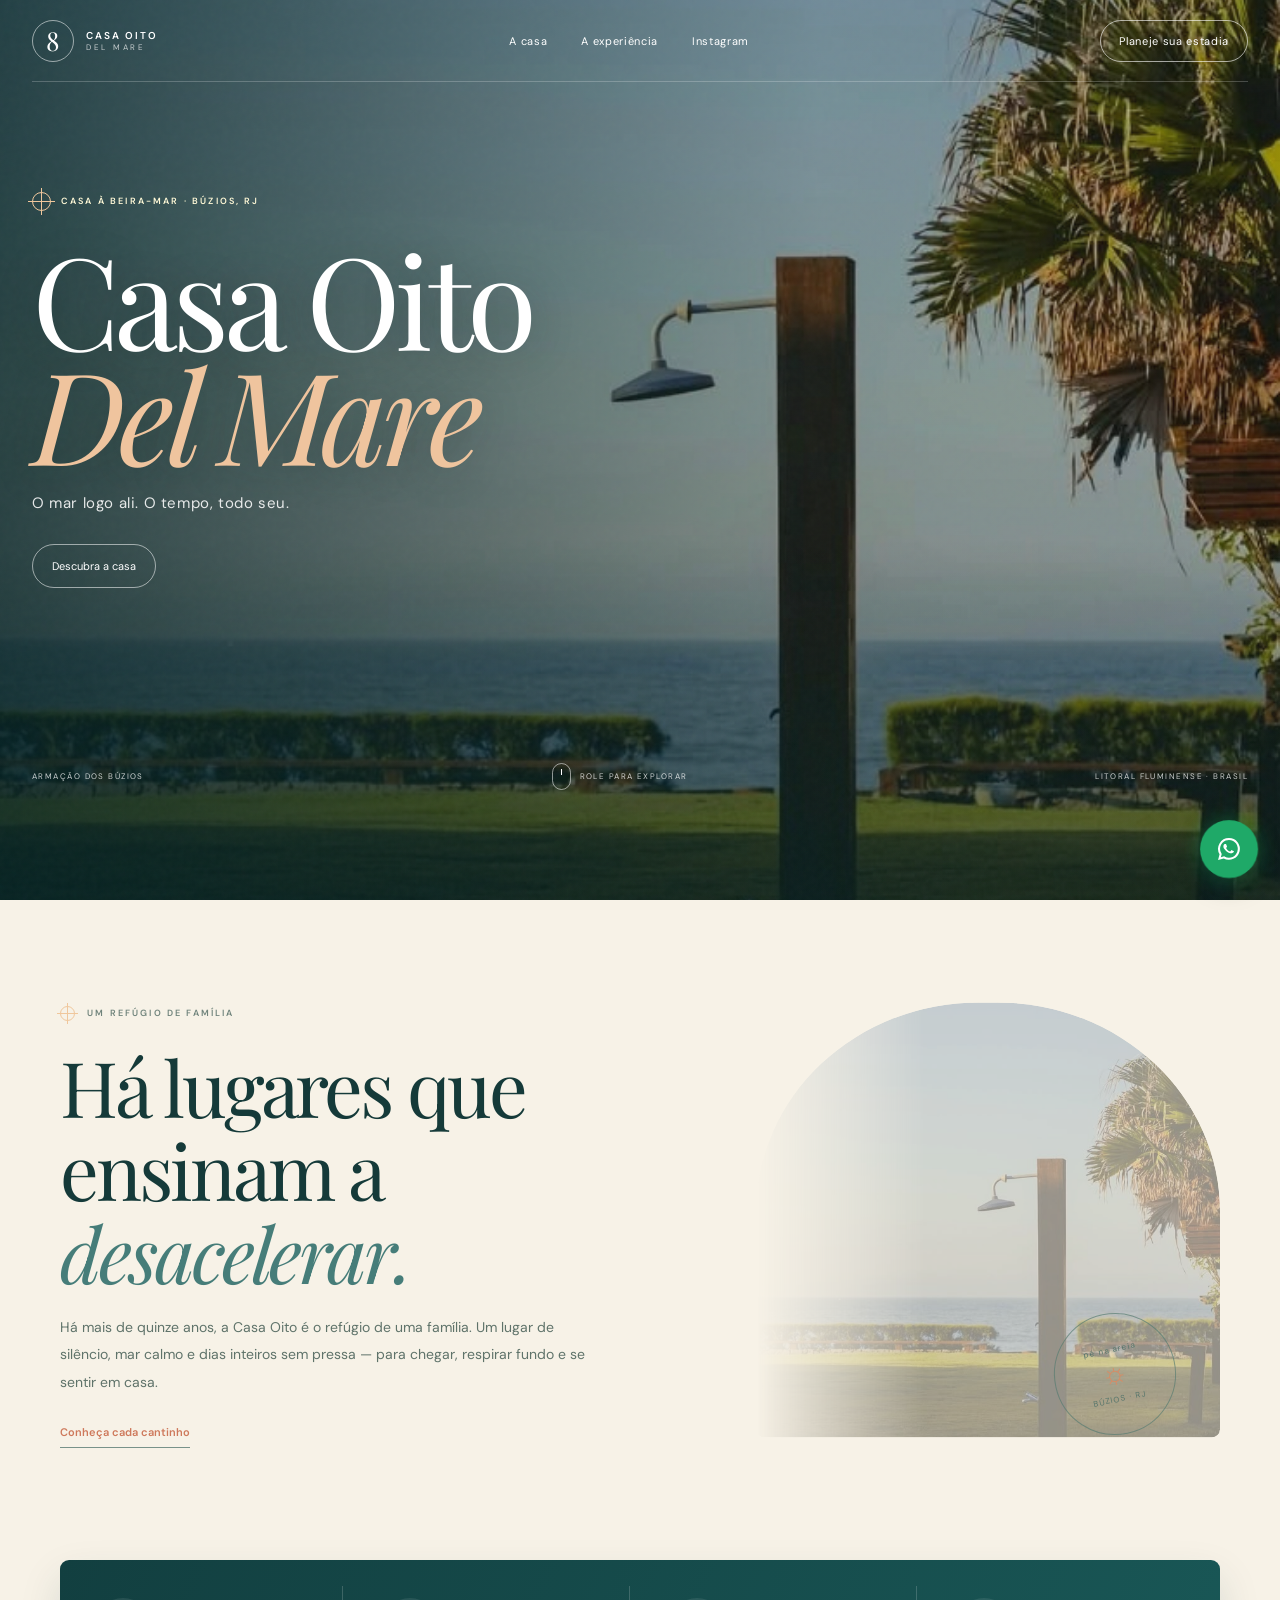
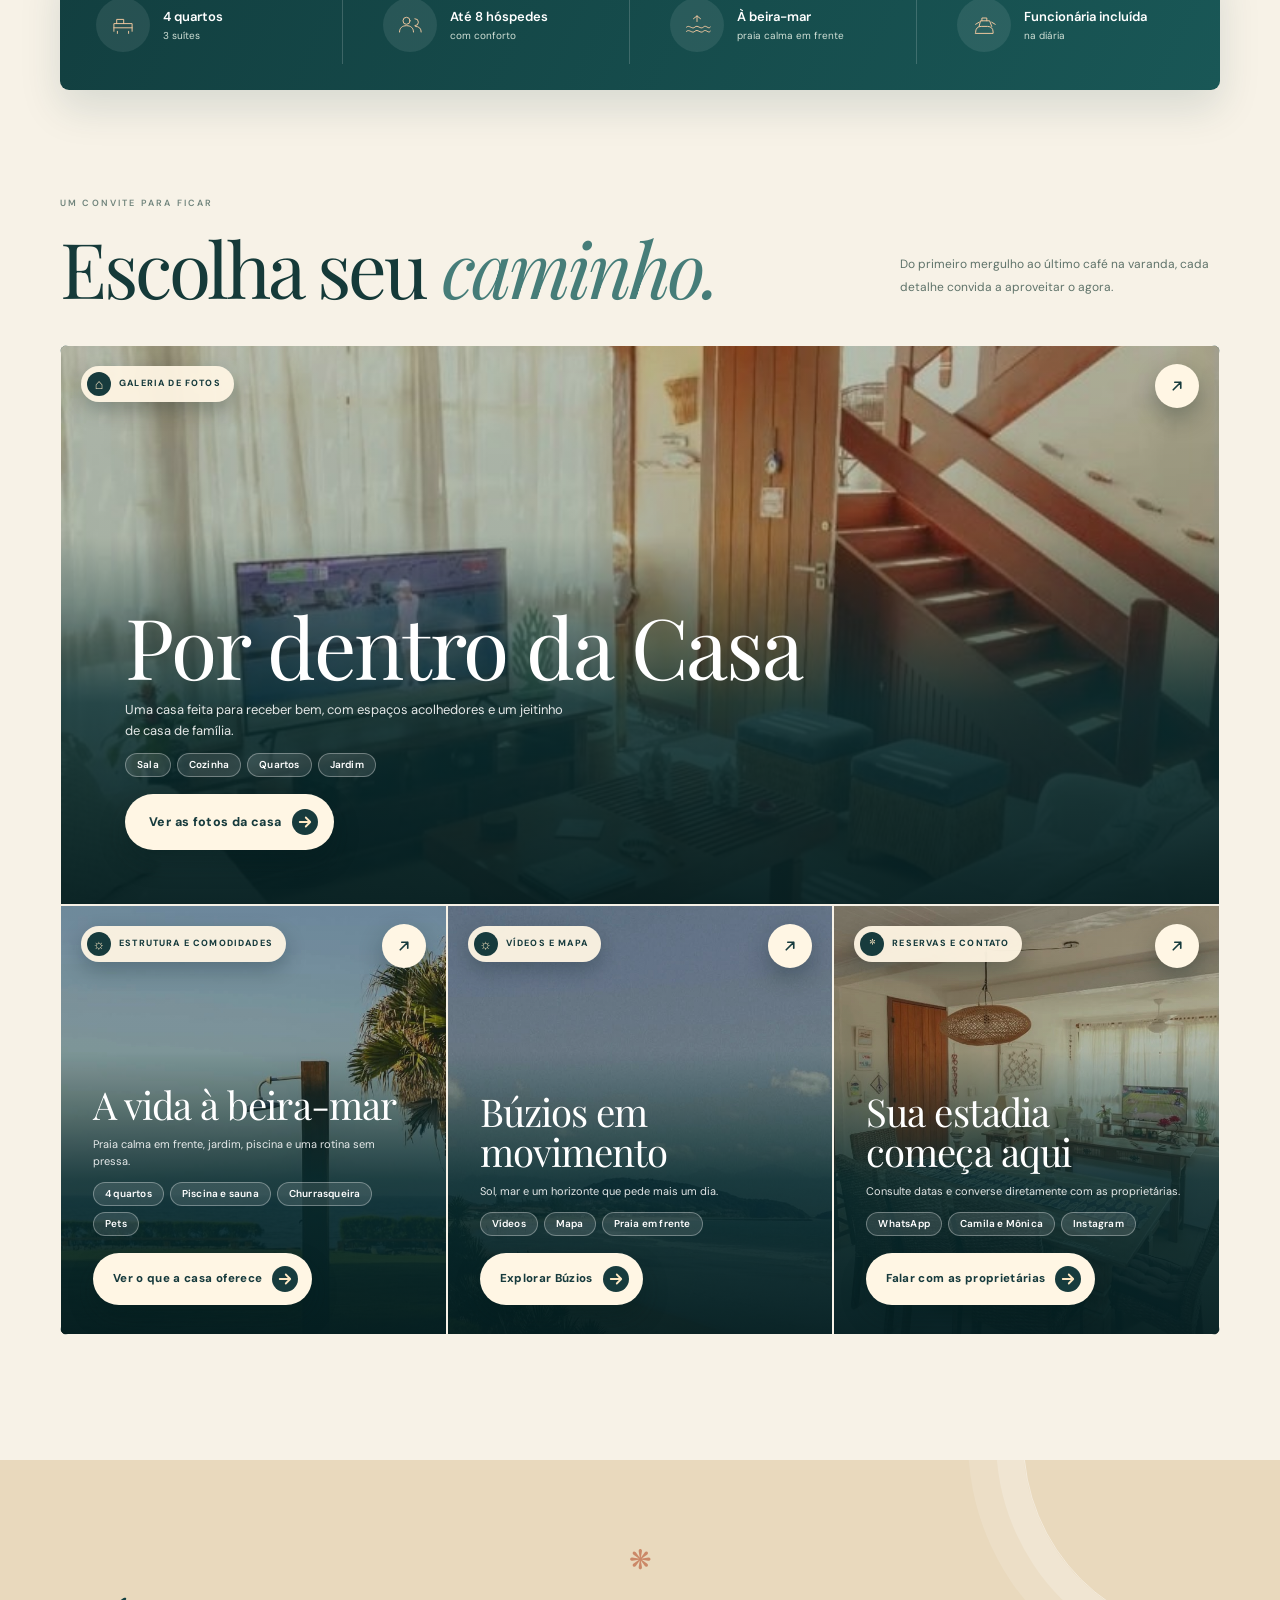
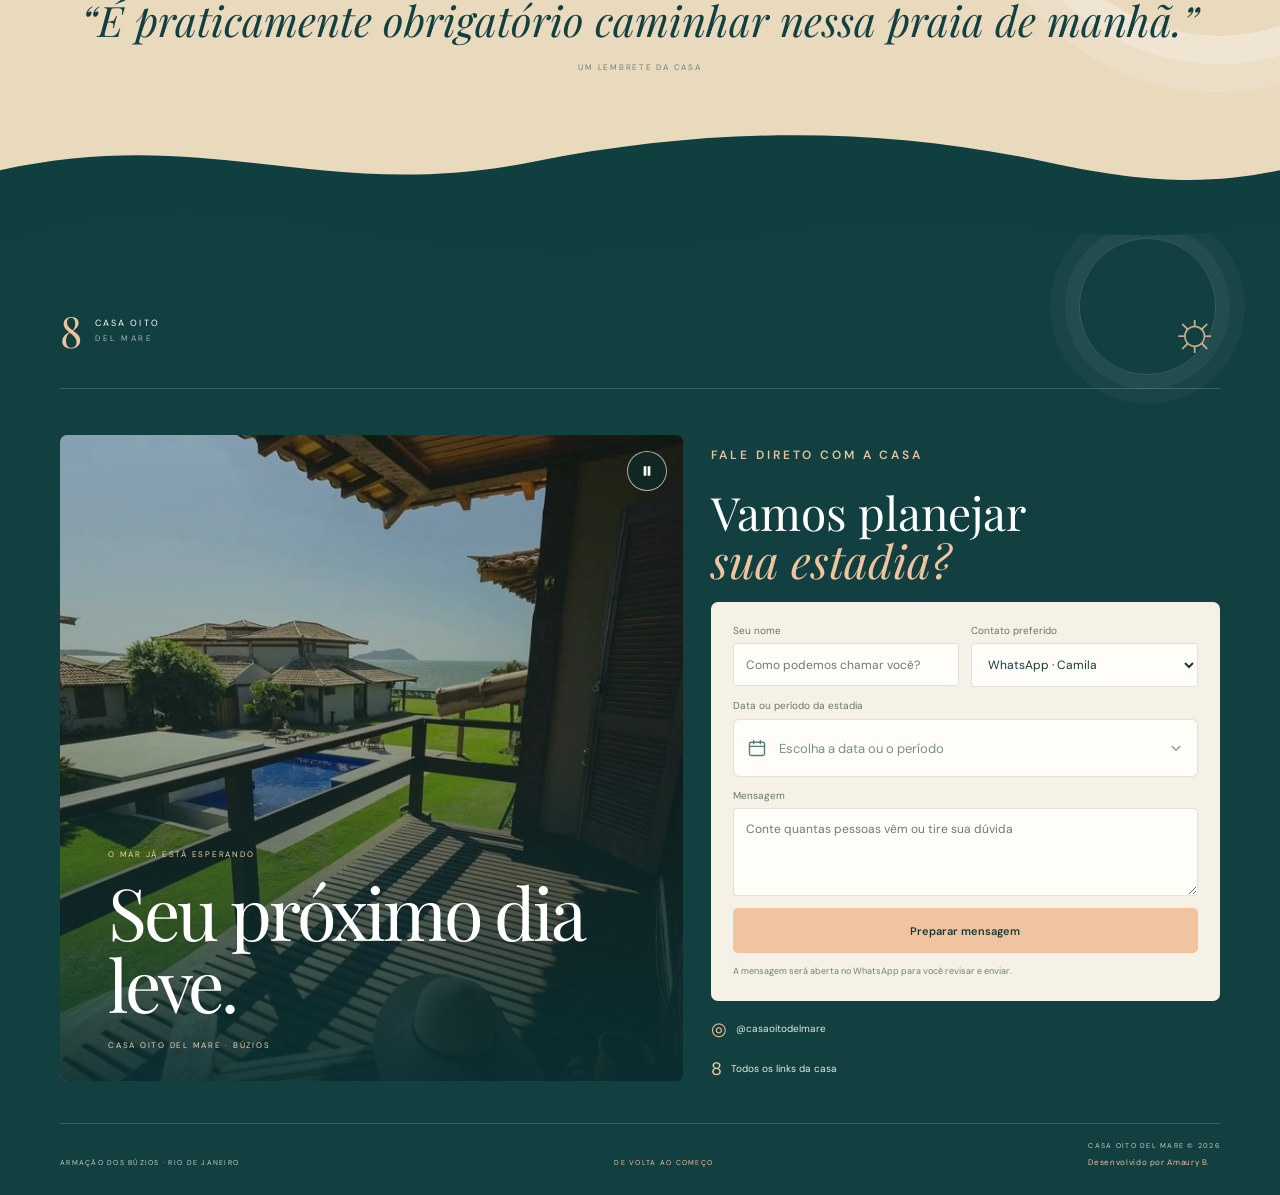
<file: index.html>
<!doctype html>
<html lang="pt-BR">
<head>
  <meta charset="UTF-8"><meta name="viewport" content="width=device-width,initial-scale=1">
  <meta name="theme-color" content="#123f40">
  <meta name="description" content="Casa Oito Del Mare: refúgio familiar à beira-mar em Armação dos Búzios. Conheça a casa e consulte disponibilidade.">
  <title>Casa Oito Del Mare · Búzios</title>
  <meta name="robots" content="index,follow">
  <meta property="og:type" content="website">
  <meta property="og:title" content="Casa Oito Del Mare · Búzios">
  <meta property="og:description" content="Uma casa à beira-mar em Armação dos Búzios. Conheça a Casa Oito Del Mare e consulte sua estadia.">
  <meta property="og:image" content="./assets/gallery/detalhe-11.jpg">
  <meta property="og:locale" content="pt_BR">
  <meta name="twitter:card" content="summary_large_image">
  <meta name="twitter:title" content="Casa Oito Del Mare · Búzios">
  <meta name="twitter:description" content="Casa Oito Del Mare · Búzios">
  <meta name="twitter:image" content="./assets/gallery/detalhe-11.jpg">
  <link rel="icon" href="./assets/gallery/detalhe-11.jpg" type="image/jpeg">
  <link rel="preconnect" href="https://fonts.googleapis.com"><link rel="preconnect" href="https://fonts.gstatic.com" crossorigin>
<link rel="preconnect" href="https://jkrexqaroxbcjvqiaggm.supabase.co" crossorigin>
  <link href="https://fonts.googleapis.com/css2?family=DM+Sans:wght@400;500;600;700&family=Playfair+Display:ital,wght@0,400;0,500;0,600;1,400;1,500&display=swap" rel="stylesheet">
  <link rel="stylesheet" href="./css/style.css?v=20261106-calendar-click-2">
<link rel="stylesheet" href="./css/calendar.css?v=20261106-allcal-2">
</head>
<body>
      <nav class="site-nav" aria-label="Navegação principal">
      <a class="brand" href="#top" aria-label="Casa Oito Del Mare, início"><span class="brand-mark">8</span><span class="brand-name">CASA OITO<small>DEL MARE</small></span></a>
      <div class="nav-links"><a href="#cards" data-home-nav="casa">A casa</a><a href="#essencia" data-home-nav="experiencia">A experiência</a><a href="https://www.instagram.com/casaoitodelmare/" target="_blank" rel="noopener">Instagram</a></div>
      <a class="nav-cta" href="#cards" data-home-nav="reserva">Planeje sua estadia</a>
    </nav>
  <header class="hero" id="top">
    <div class="hero-media is-carousel-loading" aria-hidden="true">
      <img class="hero-image is-current" src="./assets/gallery/detalhe-03.jpg" alt="" fetchpriority="high" decoding="async">
      <img class="hero-image" src="./assets/gallery/detalhe-11.jpg" alt="" decoding="async">
      <img class="hero-image" src="./assets/gallery/detalhe-13.jpg" alt="" decoding="async">
      <img class="hero-image" src="./assets/gallery/casa-05.jpg" alt="" decoding="async">
    </div>
    <div class="hero-tint"></div><div class="hero-grain"></div>

    <div class="hero-content">
      <div class="hero-eyebrow"><span class="eyebrow-sun" aria-hidden="true"></span> CASA À BEIRA-MAR · BÚZIOS, RJ</div>
      <h1>Casa Oito<br><em>Del Mare</em></h1>
      <p data-copy="hero_tagline">O mar logo ali. O tempo, todo seu.</p>
      <a class="hero-button" href="#cards">Descubra a casa </a>
    </div>
    <div class="hero-bottom"><span>ARMAÇÃO DOS BÚZIOS</span><span class="hero-scroll"><i></i> ROLE PARA EXPLORAR</span><span>LITORAL FLUMINENSE · BRASIL</span></div>
  </header>

  <main>
    <section class="intro section-wrap" id="essencia" data-slideshow>
      <div class="intro-photo" aria-hidden="true"><img class="ambient-photo is-visible" src="./assets/gallery/detalhe-11.jpg" alt=""><img class="ambient-photo" src="./assets/gallery/detalhe-13.jpg" alt=""></div>
      <div class="intro-copy reveal">
        <span class="eyebrow dark-eyebrow"><span class="eyebrow-sun mini" aria-hidden="true"></span> <span data-copy="intro_eyebrow">UM REFÚGIO DE FAMÍLIA</span></span>
        <h2>Há lugares que<br>ensinam a <em>desacelerar.</em></h2>
        <p data-copy="intro_body">Há mais de quinze anos, a Casa Oito é o refúgio de uma família. Um lugar de silêncio, mar calmo e dias inteiros sem pressa — para chegar, respirar fundo e se sentir em casa.</p>
        <a href="#cards-heading" class="text-link intro-discover-link"><span data-copy="intro_link">Conheça cada cantinho</span></a>
      </div>
      <div class="intro-stamp" aria-hidden="true"><span>pé na areia</span><b>☼</b><span>BÚZIOS · RJ</span></div>
    </section>

    <section class="highlights" aria-label="Destaques da casa">
      <div class="highlight"><span class="highlight-icon" aria-hidden="true"><svg viewBox="0 0 40 40"><path d="M7 29V18h26v11M11 18v-6h10v6M7 24h26M12 29v3m16-3v3"/></svg></span><span><b>4 quartos</b><small>3 suítes</small></span></div>
      <div class="highlight"><span class="highlight-icon" aria-hidden="true"><svg viewBox="0 0 40 40"><circle cx="15" cy="14" r="5"/><path d="M5 30c0-6 4-9 10-9s10 3 10 9M27 11a5 5 0 0 1 0 10m1 1c5 0 8 3 8 8"/></svg></span><span><b>Até 8 hóspedes</b><small>com conforto</small></span></div>
      <div class="highlight"><span class="highlight-icon" aria-hidden="true"><svg viewBox="0 0 40 40"><path d="M5 23c4-4 8 4 12 0s8 4 12 0 7 4 10 0M5 29c4-4 8 4 12 0s8 4 12 0 7 4 10 0M20 7v8m-5-4 5-4 5 4"/></svg></span><span><b>À beira-mar</b><small>praia calma em frente</small></span></div>
      <div class="highlight"><span class="highlight-icon" aria-hidden="true"><svg viewBox="0 0 40 40"><path d="M8 30c0-5 3-8 8-8h9c5 0 8 3 8 8v2H8zm5-8 2-8h13l3 8M17 14v-4h7v4m-16 5 5-3m18 0 5 3"/></svg></span><span><b>Funcionária incluída</b><small>na diária</small></span></div>
    </section>

    <section class="discover section-wrap" id="cards">
      <div class="section-heading reveal" id="cards-heading"><div><span class="eyebrow dark-eyebrow">UM CONVITE PARA FICAR</span><h2>Escolha seu <em>caminho.</em></h2></div><p>Do primeiro mergulho ao último café na varanda, cada detalhe convida a aproveitar o agora.</p></div>
      <div class="cards" id="homeCards">
        <button type="button" class="card reveal card-casa card-featured" data-page="casa" aria-label="Por dentro da Casa. Ver as fotos da casa"><img src="./assets/gallery/casa-04.jpg" alt="Sala iluminada da Casa Oito Del Mare" loading="lazy" decoding="async"><span class="card-badge"><span class="card-badge-icon" aria-hidden="true">⌂</span>Galeria de fotos</span><span class="card-open" aria-hidden="true"><svg viewBox="0 0 24 24" aria-hidden="true"><path d="M7 17L17 7M9 7h8v8"></path></svg></span><span class="card-caption"><strong>Por dentro da Casa</strong><span class="card-deck">Uma casa feita para receber bem, com espaços acolhedores e um jeitinho de casa de família.</span><span class="card-tags" aria-hidden="true"><i>Sala</i><i>Cozinha</i><i>Quartos</i><i>Jardim</i></span><span class="card-cta">Ver as fotos da casa<svg viewBox="0 0 24 24" aria-hidden="true"><path d="M5 12h14M13 6l6 6-6 6"></path></svg></span></span></button>
        <button type="button" class="card reveal card-estrutura" data-page="estrutura" aria-label="A vida à beira-mar. Ver o que a casa oferece"><img src="./assets/gallery/detalhe-03.jpg" alt="Jardim da casa diante do mar" loading="lazy" decoding="async"><span class="card-badge"><span class="card-badge-icon" aria-hidden="true">〰</span>Estrutura e comodidades</span><span class="card-open" aria-hidden="true"><svg viewBox="0 0 24 24" aria-hidden="true"><path d="M7 17L17 7M9 7h8v8"></path></svg></span><span class="card-caption"><strong>A vida à <span class="nb">beira-mar</span></strong><span class="card-deck">Praia calma em frente, jardim, piscina e uma rotina sem pressa.</span><span class="card-tags" aria-hidden="true"><i>4 quartos</i><i>Piscina e sauna</i><i>Churrasqueira</i><i>Pets</i></span><span class="card-cta">Ver o que a casa oferece<svg viewBox="0 0 24 24" aria-hidden="true"><path d="M5 12h14M13 6l6 6-6 6"></path></svg></span></span></button>
        <button type="button" class="card reveal card-buzios" data-page="buzios" aria-label="Búzios em movimento. Explorar Búzios"><img src="./assets/gallery/detalhe-13.jpg" alt="Praia e mar em Búzios" loading="lazy" decoding="async"><span class="card-badge"><span class="card-badge-icon" aria-hidden="true">☼</span>Vídeos e mapa</span><span class="card-open" aria-hidden="true"><svg viewBox="0 0 24 24" aria-hidden="true"><path d="M7 17L17 7M9 7h8v8"></path></svg></span><span class="card-caption"><strong>Búzios em movimento</strong><span class="card-deck">Sol, mar e um horizonte que pede mais um dia.</span><span class="card-tags" aria-hidden="true"><i>Vídeos</i><i>Mapa</i><i>Praia em frente</i></span><span class="card-cta">Explorar Búzios<svg viewBox="0 0 24 24" aria-hidden="true"><path d="M5 12h14M13 6l6 6-6 6"></path></svg></span></span></button>
        <button type="button" class="card reveal card-reserva card-reserve" data-page="reserva" aria-label="Sua estadia começa aqui. Falar com as proprietárias"><img src="./assets/gallery/casa-01.jpg" alt="Mesa posta na Casa Oito" loading="lazy" decoding="async"><span class="card-badge"><span class="card-badge-icon" aria-hidden="true">*</span>Reservas e contato</span><span class="card-open" aria-hidden="true"><svg viewBox="0 0 24 24" aria-hidden="true"><path d="M7 17L17 7M9 7h8v8"></path></svg></span><span class="card-caption"><strong>Sua estadia começa aqui</strong><span class="card-deck">Consulte datas e converse diretamente com as proprietárias.</span><span class="card-tags" aria-hidden="true"><i>WhatsApp</i><i>Camila e Mônica</i><i>Instagram</i></span><span class="card-cta">Falar com as proprietárias<svg viewBox="0 0 24 24" aria-hidden="true"><path d="M5 12h14M13 6l6 6-6 6"></path></svg></span></span></button>
      </div>
    </section>

    <section class="quote-band"><span class="quote-shell" aria-hidden="true">❋</span><p data-copy="quote_text">“É praticamente obrigatório caminhar nessa praia de manhã.”</p><small>UM LEMBRETE DA CASA</small><svg class="quote-wave" viewBox="0 0 1440 100" preserveAspectRatio="none" aria-hidden="true"><g class="quote-wave-run"><path d="M0,60 C240,0 360,104 600,49 C810,1 1000,5 1180,50 C1300,80 1370,77 1440,60 L1440,100 L0,100 Z"/><path transform="translate(1440 0)" d="M0,60 C240,0 360,104 600,49 C810,1 1000,5 1180,50 C1300,80 1370,77 1440,60 L1440,100 L0,100 Z"/></g></svg></section>
  </main>

  <footer class="site-footer">
    <svg class="footer-wave" viewBox="0 0 1440 120" preserveAspectRatio="none" aria-hidden="true"><path d="M0,82 C180,18 360,112 560,60 C760,10 900,18 1080,70 C1240,116 1340,92 1440,42 L1440,120 L0,120 Z"/></svg>
    <div class="footer-top"><div class="footer-brand"><span class="footer-mark">8</span><span>CASA OITO<small>DEL MARE</small></span></div><span class="footer-sun" aria-hidden="true">☼</span></div>
    <div class="footer-main">
      <div class="footer-showcase"><video id="footerVideo" poster="./assets/gallery/detalhe-11.jpg" autoplay muted loop playsinline webkit-playsinline preload="none" aria-label="Búzios em movimento"><source data-src="./assets/videos/buzios-footer-loop.mp4" data-src-mobile="./assets/videos/buzios-footer-loop-mobile.mp4" type="video/mp4">Seu navegador não conseguiu reproduzir este vídeo.</video><img id="footerVideoGif" class="footer-showcase-gif" src="[data-uri]" data-src="./assets/gif/buzios-footer-loop-mobile.webp" alt="Búzios em movimento" aria-hidden="true"><button class="footer-video-toggle" id="footerVideoToggle" type="button" aria-label="Pausar vídeo" aria-pressed="true"><svg class="icon-play" viewBox="0 0 24 24" aria-hidden="true"><path d="M7 4.8v14.4L19 12z"/></svg><svg class="icon-pause" viewBox="0 0 24 24" aria-hidden="true"><path d="M7 5h4v14H7zm6 0h4v14h-4z"/></svg></button><div class="footer-showcase-shade"></div><div class="footer-showcase-caption"><span data-copy="footer_eyebrow">O MAR JÁ ESTÁ ESPERANDO</span><h2 data-copy="footer_title">Seu próximo dia leve.</h2><small>CASA OITO DEL MARE · BÚZIOS</small></div></div>
      <div class="footer-contact"><p class="eyebrow">FALE DIRETO COM A CASA</p><h3>Vamos planejar<br><em>sua estadia?</em></h3><form class="quick-contact" id="quickContact"><label>Seu nome<input name="name" required maxlength="80" placeholder="Como podemos chamar você?"></label><label>Contato preferido<select name="contact"><option value="camila">WhatsApp · Camila</option><option value="monica">WhatsApp · Mônica</option></select></label><fieldset class="stay-dates"><legend>Data ou período da estadia</legend><div class="stay-date-fields"><button type="button" class="stay-date-bar" id="stayDateBar" aria-haspopup="dialog" aria-label="Escolher a data ou o período da estadia"><svg viewBox="0 0 24 24" aria-hidden="true"><rect x="3" y="5" width="18" height="16" rx="2"></rect><path d="M16 3v4M8 3v4M3 10h18"></path></svg><span class="stay-date-bar-body" id="stayDateBody"><span class="stay-date-placeholder">Escolha a data ou o período</span></span><svg class="stay-date-chevron" viewBox="0 0 24 24" aria-hidden="true"><path d="M7 10l5 5 5-5"></path></svg></button><input type="hidden" name="checkin" aria-label="Data de entrada"><input type="hidden" name="checkout" aria-label="Data de saída"></div></fieldset><label class="message-field">Mensagem<textarea name="message" required maxlength="800" placeholder="Conte quantas pessoas vêm ou tire sua dúvida"></textarea></label><button type="submit">Preparar mensagem</button><small>A mensagem será aberta no WhatsApp para você revisar e enviar.</small></form><a class="footer-social" href="https://www.instagram.com/casaoitodelmare/" target="_blank" rel="noopener"><span>◎</span> @casaoitodelmare</a><a class="footer-social" href="./links.html"><span>8</span> Todos os links da casa</a></div>
    </div><div class="footer-bottom"><span>ARMAÇÃO DOS BÚZIOS · RIO DE JANEIRO</span><a href="#top">DE VOLTA AO COMEÇO</a><span>CASA OITO DEL MARE © <span id="year"></span><small class="credit">Desenvolvido por Amaury B.</small></span></div>
  </footer>

  <div id="drawer" class="drawer" aria-hidden="true"><div class="drawer-top"><button id="back" aria-label="Fechar painel"><span aria-hidden="true">×</span><span>VOLTAR</span></button><a class="brand compact" href="#top"><span class="brand-mark">8</span><span class="brand-name">CASA OITO<small>DEL MARE</small></span></a><a class="drawer-contact" href="https://wa.me/5521986357913?text=Ol%C3%A1%2C%20Camila!%20Gostaria%20de%20falar%20sobre%20a%20Casa%20Oito%20Del%20Mare." target="_blank" rel="noopener">CONTATO</a></div><div id="page"></div></div>
  <div class="lightbox" id="lightbox" aria-hidden="true"><button class="lightbox-close" aria-label="Fechar">×</button><button class="lightbox-prev" aria-label="Foto anterior">Anterior</button><figure><img alt=""><figcaption></figcaption></figure><button class="lightbox-next" aria-label="Próxima foto">Próxima</button></div>
  <a class="whatsapp-float" href="https://wa.me/5521986362770?text=Ol%C3%A1%2C%20M%C3%B4nica!%20Encontrei%20a%20Casa%20Oito%20Del%20Mare%20e%20gostaria%20de%20consultar%20a%20disponibilidade%20e%20os%20valores%20para%20uma%20estadia.%20Pode%20me%20ajudar%3F" target="_blank" rel="noopener" aria-label="Fale com a Mônica pelo WhatsApp sobre alugar a Casa Oito Del Mare"><svg viewBox="0 0 32 32" aria-hidden="true"><path d="M16 3.3A12.5 12.5 0 0 0 5.2 22.1L3.5 28.5l6.5-1.7A12.5 12.5 0 1 0 16 3.3Zm0 22.6a10 10 0 0 1-5.1-1.4l-.4-.2-3.8 1 1-3.7-.3-.4A10.1 10.1 0 1 1 16 25.9Zm5.5-7.6c-.3-.2-1.8-.9-2.1-1s-.5-.2-.7.2-.8 1-1 1.2-.4.2-.7.1a8.3 8.3 0 0 1-2.5-1.5 9.2 9.2 0 0 1-1.7-2.1c-.2-.3 0-.5.1-.6l.5-.6.3-.5v-.5c-.1-.2-.7-1.7-1-2.3-.2-.5-.5-.5-.7-.5h-.6c-.2 0-.5.1-.8.4s-1 1-1 2.4 1 2.7 1.2 2.9c.1.2 2 3.1 4.8 4.3.7.3 1.3.5 1.7.6.7.2 1.4.2 1.9.1.6-.1 1.8-.7 2.1-1.4.3-.6.3-1.2.2-1.3s-.3-.2-.6-.4Z"/></svg></a>
  <script type="module" src="./js/app.js?v=20261106-5"></script>
</body>
</html>
</file>
<file: css/style.css>
:root{--sea:#123f40;--sea-deep:#082f32;--sea-light:#467d79;--foam:#e9f0e9;--sand:#f7f2e7;--sand-dark:#e9dbc2;--coral:#e58a6e;--ink:#153a39;--muted:#697b73;--serif:'Playfair Display',Georgia,serif;--sans:'DM Sans',Arial,sans-serif;--page:1160px}*{box-sizing:border-box}html{scroll-behavior:smooth;scroll-padding-top:24px}body{margin:0;background:var(--sand);color:var(--ink);font-family:var(--sans);-webkit-font-smoothing:antialiased}button,a{font:inherit}a{color:inherit}button{color:inherit}.section-wrap{width:min(calc(100% - 48px),var(--page));margin-inline:auto}.hero{min-height:760px;height:100svh;max-height:1080px;position:relative;display:flex;flex-direction:column;overflow:hidden;background:var(--sea-deep);color:#fff;isolation:isolate}.hero-media,.hero-tint,.hero-grain{position:absolute;inset:0;z-index:-3}.hero-media{overflow:hidden}.hero-image{position:absolute;inset:0;width:100%;height:100%;object-fit:cover;object-position:center 58%;opacity:0;transform:scale(1.055);transition:opacity 2s ease,transform 12s ease}.hero-image.is-current{opacity:1;transform:scale(1)}.hero-tint{z-index:-2;background:linear-gradient(90deg,rgba(4,35,37,.78),rgba(7,43,43,.22) 64%,rgba(4,37,38,.17)),linear-gradient(0deg,rgba(4,32,34,.53),transparent 40%)}.hero-grain{z-index:-1;opacity:.12;background-image:url("data:image/svg+xml,%3Csvg viewBox='0 0 180 180' xmlns='http://www.w3.org/2000/svg'%3E%3Cfilter id='n'%3E%3CfeTurbulence type='fractalNoise' baseFrequency='.8' numOctaves='4' stitchTiles='stitch'/%3E%3C/filter%3E%3Crect width='100%25' height='100%25' filter='url(%23n)' opacity='.25'/%3E%3C/svg%3E")}.site-nav{width:min(calc(100% - 64px),1320px);height:94px;margin:0 auto;display:flex;align-items:center;justify-content:space-between;border-bottom:1px solid #ffffff37;z-index:2}.brand{display:inline-flex;align-items:center;gap:12px;text-decoration:none;color:#fff}.brand-mark{width:42px;height:42px;border:1px solid #ffffff8a;border-radius:50%;display:grid;place-items:center;font:26px var(--serif);transition:transform .5s}.brand:hover .brand-mark{transform:rotate(12deg)}.brand-name{font-size:10px;font-weight:600;letter-spacing:.2em;line-height:1.3}.brand-name small{display:block;font-size:8px;font-weight:400;letter-spacing:.34em;opacity:.72}.nav-links{display:flex;align-items:center;gap:34px}.nav-links a,.nav-cta{font-size:11px;text-decoration:none;letter-spacing:.06em;transition:opacity .2s}.nav-links a:hover{opacity:.68}.nav-links a span{color:#f4c39c}.nav-cta{border:1px solid #ffffff9a;border-radius:99px;padding:13px 18px}.nav-cta:hover,.hero-button:hover{background:#ffffff1c}.hero-content{width:min(calc(100% - 64px),1320px);margin:auto;position:relative;padding:58px 0 8vh}.hero-eyebrow,.eyebrow{font-size:9px;letter-spacing:.24em;font-weight:600}.hero-eyebrow{display:flex;align-items:center;gap:10px;color:#fff9d7}.eyebrow-sun{width:19px;height:19px;display:inline-block;border:1px solid #f0c79c;border-radius:50%;position:relative;animation:slow-turn 18s linear infinite}.eyebrow-sun:before,.eyebrow-sun:after{content:'';position:absolute;background:#f0c79c}.eyebrow-sun:before{width:27px;height:1px;top:8px;left:-5px}.eyebrow-sun:after{height:27px;width:1px;left:8px;top:-5px}.hero h1{font:400 clamp(74px,10vw,142px)/.9 var(--serif);letter-spacing:-.045em;margin:30px 0 22px;text-shadow:0 4px 42px #061e1e4a}.hero h1 em,.intro h2 em,.section-heading h2 em,.inside h2 em,.footer-main h2 em{color:#efc49e;font-weight:400}.hero-content>p{font-size:15px;letter-spacing:.04em;color:#ffffffdf;margin:0 0 31px}.hero-button{display:inline-flex;align-items:center;gap:30px;padding:14px 19px;border:1px solid #ffffff8a;border-radius:99px;color:#fff;text-decoration:none;font-size:11px;transition:background .2s,transform .2s}.hero-button:hover{transform:translateY(-2px)}.hero-button span{font-size:16px}.hero-bottom{width:min(calc(100% - 64px),1320px);margin:auto auto 35px;display:flex;justify-content:space-between;align-items:center;color:#ffffffc7;font-size:8px;letter-spacing:.18em;z-index:1}.hero-scroll{display:flex;align-items:center;gap:9px}.hero-scroll i{width:19px;height:27px;border:1px solid #ffffff8a;border-radius:12px;position:relative}.hero-scroll i:after{content:'';position:absolute;left:8px;top:5px;width:1px;height:6px;background:white;animation:scroll-dot 1.6s ease-in-out infinite}.hero-wave,.quote-wave,.footer-wave{position:absolute;left:0;bottom:-1px;width:100%;height:92px;fill:var(--sand);z-index:1}.intro{min-height:520px;position:relative;display:grid;grid-template-columns:minmax(0,1fr) minmax(300px,.9fr);align-items:center;padding-block:100px 92px;isolation:isolate}.intro:before{content:'';position:absolute;inset:0 -8vw;z-index:-2;background:linear-gradient(90deg,#f7f2e7f6 8%,#f7f2e7ec 47%,#f7f2e7e4);opacity:.68}.intro-photo{position:absolute;right:0;top:50%;width:40%;height:68%;transform:translateY(-50%);border-radius:48% 48% 8px 8px;opacity:.23;mask-image:linear-gradient(90deg,transparent,#000 36%);z-index:-1;overflow:hidden}.ambient-photo{position:absolute;inset:0;width:100%;height:100%;object-fit:cover;object-position:center 58%;opacity:0;transition:opacity 1.7s ease}.ambient-photo.is-visible{opacity:1}.intro-copy{max-width:640px}.dark-eyebrow{color:#70847c}.dark-eyebrow .mini{width:15px;height:15px;vertical-align:middle;margin-right:8px}.dark-eyebrow .mini:before{width:21px;left:-4px;top:6px}.dark-eyebrow .mini:after{height:21px;top:-4px;left:6px}.intro h2,.section-heading h2{font:400 clamp(46px,6vw,78px)/1.08 var(--serif);letter-spacing:-.04em;margin:24px 0 20px}.intro h2 em,.section-heading h2 em,.inside h2 em{color:var(--sea-light)}.intro-copy>p,.section-heading>p{max-width:545px;font-size:14px;line-height:1.95;color:#5f736a}.text-link{display:inline-flex;align-items:center;gap:18px;margin-top:15px;text-decoration:none;border-bottom:1px solid #78928a;padding-bottom:8px;font-size:11px;font-weight:600}.text-link span{color:#ce795b}.intro-stamp{justify-self:end;align-self:end;margin:0 8% 13px 0;width:122px;height:122px;border:1px solid #567c71aa;border-radius:50%;display:flex;flex-direction:column;align-items:center;justify-content:center;color:#55756b;transform:rotate(-12deg);font-size:8px;letter-spacing:.14em;text-align:center}.intro-stamp b{font-size:29px;line-height:1.35;font-weight:400;color:#d88b64}.highlights{width:min(calc(100% - 48px),var(--page));margin:0 auto 115px;border-block:1px solid #163e3e1a;display:grid;grid-template-columns:repeat(4,1fr);padding:23px 0;gap:20px}.highlight{display:flex;align-items:center;gap:13px;padding-left:clamp(0px,2.7vw,35px);border-right:1px solid #163e3e15}.highlight:last-child{border:0}.highlight-icon{width:43px;height:43px;display:grid;place-items:center;border-radius:50%;background:#e9e2d3;color:#37716c}.highlight-icon svg{width:28px;height:28px;fill:none;stroke:currentColor;stroke-width:1.4;stroke-linecap:round;stroke-linejoin:round}.highlight b{font-size:11px;font-weight:600;display:block}.highlight small{display:block;color:#75837a;font-size:9px;margin-top:4px}.discover{padding-bottom:125px}.section-heading{display:flex;justify-content:space-between;align-items:end;gap:50px;margin-bottom:36px}.section-heading h2{margin:15px 0 0}.section-heading>p{max-width:320px;margin:0 0 9px;font-size:12px}.cards{display:grid;grid-template-columns:repeat(3,minmax(0,1fr));gap:19px}.card{height:414px;position:relative;display:block;overflow:hidden;border:0;border-radius:5px;background:#315956;text-align:left;color:white;cursor:pointer;padding:0;isolation:isolate;box-shadow:0 20px 50px #254d4520;transition:transform .5s cubic-bezier(.2,.65,.3,1),box-shadow .5s}.card:hover{transform:translateY(-7px);box-shadow:0 30px 60px #254d4535}.card-featured{grid-column:span 3;height:535px}.card-reserve{grid-column:span 2;height:350px}.card>img{position:absolute;inset:0;z-index:-2;width:100%;height:100%;object-fit:cover;object-position:center;transition:transform 1.1s cubic-bezier(.16,.7,.2,1),filter .5s}.card:hover>img{transform:scale(1.055);filter:saturate(1.1)}.card:before{content:'';position:absolute;inset:0;z-index:-1;background:linear-gradient(0deg,#062c30d9,#0b353422 48%,#092f3428);transition:opacity .4s}.card:hover:before{opacity:.85}.card-symbol{position:absolute;right:27px;top:25px;width:42px;height:42px;border:1px solid #ffffff9a;border-radius:50%;display:grid;place-items:center;font:25px var(--serif);color:#fff6d7;transition:transform .5s,background .3s}.card:hover .card-symbol{transform:rotate(20deg);background:#fff2}.card-caption{position:absolute;left:32px;bottom:29px;display:grid;gap:10px}.card-caption small{font-size:8px;letter-spacing:.22em;color:#ffffffe0}.card-caption strong{font:400 clamp(34px,4vw,50px)/1.04 var(--serif);letter-spacing:-.025em}.card-featured .card-caption strong{font-size:clamp(52px,7vw,84px)}.card-link{display:flex;align-items:center;gap:14px;font-size:10px;color:#ffffffdb;margin-top:8px}.card-link b{color:#ffd2ac;font-size:15px;font-weight:400}.card-arrow{position:absolute;right:29px;bottom:28px;font-size:22px;color:#fff;transition:transform .25s}.card:hover .card-arrow{transform:translate(4px,-4px)}.quote-band{position:relative;min-height:340px;background:#e9d9bd;display:flex;flex-direction:column;align-items:center;justify-content:center;text-align:center;padding:60px 22px 105px;overflow:hidden;color:var(--sea)}.quote-band:before{content:'';position:absolute;width:390px;height:390px;border:1px solid #fff7;border-radius:50%;box-shadow:0 0 0 27px #fff3,0 0 0 55px #fff2;top:-215px;right:-135px}.quote-shell{font-size:27px;color:#cb8867;animation:bob 5s ease-in-out infinite}.quote-band p{font:italic 400 clamp(26px,4vw,42px)/1.35 var(--serif);margin:15px 0 13px}.quote-band small{font-size:8px;letter-spacing:.22em;color:#708177}.quote-wave{fill:#103f40;height:77px;z-index:1}.site-footer{position:relative;background:var(--sea);color:#fff;padding:94px max(24px,calc((100% - var(--page))/2)) 28px;overflow:hidden;isolation:isolate}.site-footer:before{content:'';position:absolute;right:5%;top:38px;width:135px;height:135px;border:1px solid #ffffff25;border-radius:50%;box-shadow:0 0 0 14px #ffffff0a,0 0 0 29px #ffffff08;z-index:-1}.footer-wave{top:-1px;bottom:auto;transform:rotate(180deg);fill:#103f40;height:71px}.footer-top,.footer-main,.footer-bottom{max-width:var(--page);margin:auto}.footer-top{display:flex;align-items:center;justify-content:space-between;padding-bottom:22px;border-bottom:1px solid #ffffff2c}.footer-brand{display:flex;gap:11px;align-items:center;font-size:9px;letter-spacing:.23em}.footer-brand small{display:block;font-size:8px;letter-spacing:.32em;opacity:.62;margin-top:4px}.footer-mark{font:43px var(--serif);color:#f0c49b}.footer-sun{font-size:55px;color:#f3c99f;opacity:.8;animation:slow-turn 25s linear infinite}.footer-main{display:flex;align-items:end;justify-content:space-between;gap:35px;padding:49px 0 56px}.footer-main .eyebrow{color:#bfcec3}.footer-main h2{font:400 clamp(52px,7vw,81px)/.99 var(--serif);letter-spacing:-.045em;margin:19px 0 0}.footer-main h2 em{color:#efc49e}.footer-contact{width:min(310px,100%)}.footer-contact>p{font-size:12px;color:#d3e0d7;margin-bottom:16px}.footer-cta{display:flex;justify-content:space-between;align-items:center;padding:17px 18px;background:#f1c49a;color:#173f3f;text-decoration:none;border-radius:4px;font-weight:600;font-size:11px;transition:transform .2s,background .2s}.footer-cta:hover{transform:translateY(-3px);background:#ffdbb5}.footer-cta span{font-size:16px}.footer-social{display:inline-flex;align-items:center;gap:9px;margin-top:18px;text-decoration:none;font-size:10px;color:#e1ebe3}.footer-social span{font-size:18px;color:#f0c49b}.footer-bottom{border-top:1px solid #ffffff2c;padding-top:17px;display:flex;justify-content:space-between;gap:18px;font-size:7px;letter-spacing:.18em;color:#c0d0c6}.footer-bottom a{text-decoration:none;color:#f0c49b}.footer-bottom a:hover{color:white}.drawer{position:fixed;z-index:20;inset:0;background:var(--sand);overflow:auto;transform:translateY(102%);visibility:hidden;transition:transform .65s cubic-bezier(.2,.75,.22,1),visibility .65s}.drawer.open{transform:translateY(0);visibility:visible}.drawer-top{position:sticky;z-index:5;top:0;height:74px;padding:0 max(20px,calc((100vw - var(--page))/2));display:grid;grid-template-columns:1fr auto 1fr;align-items:center;background:#f7f2e7eF;backdrop-filter:blur(14px);border-bottom:1px solid #163e3e14}.drawer-top .brand{color:var(--sea)}.drawer-top .brand-mark{border-color:#123f4055}.drawer-top .brand-name{font-size:8px}.drawer-top .brand-name small{font-size:7px}.drawer-top button{justify-self:start;border:0;background:none;display:inline-flex;align-items:center;gap:8px;cursor:pointer;font-size:9px;letter-spacing:.16em;color:#5f746d}.drawer-top button span:first-child{font-size:20px}.drawer-contact{justify-self:end;color:var(--sea);font-size:9px;letter-spacing:.16em;text-decoration:none}.inside{width:min(calc(100% - 48px),var(--page));margin:auto;padding:76px 0 100px}.inside>.eyebrow{color:#71857c}.inside h2{font:400 clamp(46px,7vw,84px)/1.04 var(--serif);letter-spacing:-.04em;margin:20px 0}.inside>p{max-width:720px;color:#61756d;font-size:14px;line-height:1.9}.gallery-intro{display:flex;justify-content:space-between;align-items:end;gap:30px}.gallery-intro p{max-width:400px}.gallery{display:grid;grid-template-columns:repeat(3,minmax(0,1fr));grid-auto-rows:225px;gap:12px;margin-top:34px}.gallery figure{position:relative;margin:0;overflow:hidden;background:#d8e2d7;cursor:zoom-in;border-radius:4px}.gallery figure:nth-child(6n+1),.gallery figure:nth-child(6n+5){grid-row:span 2}.gallery figure button{display:block;width:100%;height:100%;padding:0;border:0;background:none;cursor:zoom-in}.gallery figure img{display:block;width:100%;height:100%;object-fit:cover;transition:transform .7s cubic-bezier(.2,.7,.2,1),filter .4s}.gallery figure:hover img{transform:scale(1.06);filter:saturate(1.08)}.gallery figcaption{position:absolute;left:0;right:0;bottom:0;padding:32px 15px 12px;color:white;font-size:10px;background:linear-gradient(transparent,#092f31b8);opacity:0;transform:translateY(7px);transition:.3s;pointer-events:none}.gallery figcaption strong{display:block;font-weight:500}.gallery figcaption small{display:block;margin-top:4px;font-size:9px;color:#ffffffdb;line-height:1.4}.gallery figure:hover figcaption,.gallery figure:focus-within figcaption{opacity:1;transform:translateY(0)}.feature-layout{display:grid;grid-template-columns:1fr;gap:28px;align-items:start;margin-top:45px}.feature-aside{display:flex;align-items:center;justify-content:space-between;gap:25px}.feature-aside p{font:italic 25px/1.5 var(--serif);color:#57756d;max-width:740px}.feature-aside .mini{display:block;width:76px;height:76px;border:1px solid #c48a67;border-radius:50%;display:grid;place-items:center;font-size:31px;color:#ca8868;margin-top:32px}.feature-list{display:grid;grid-template-columns:repeat(3,minmax(0,1fr));gap:1px;background:#d8ddd1;border:1px solid #d8ddd1}.feature{padding:24px;background:#f8f4ea;min-height:137px}.feature-icon{font-size:19px;color:#bf7d5e}.feature h3{font:500 22px var(--serif);margin:13px 0 7px}.feature p{margin:0;color:#708077;font-size:10px;line-height:1.7}.info-carousel{position:relative;isolation:isolate;overflow:hidden;margin:55px 0 0;padding:53px clamp(24px,7vw,85px);min-height:235px;display:flex;align-items:center;background:#123f40;color:white}.info-carousel:before,.info-carousel:after{content:'';position:absolute;inset:0;z-index:-1}.info-carousel:after{background:linear-gradient(90deg,#103d3ee9,#103d3ebd)}.slideshow-layer{position:absolute;inset:0;z-index:-2;overflow:hidden}.slideshow-layer .ambient-photo{opacity:0}.slideshow-layer .ambient-photo.is-visible{opacity:.25}.info-carousel-copy{position:relative;z-index:1}.info-carousel blockquote{margin:0;max-width:720px;font:italic 28px/1.45 var(--serif)}.info-carousel small{display:block;margin-top:20px;font:600 8px var(--sans);letter-spacing:.2em;color:#e9c399}.buzios-media{display:grid;grid-template-columns:1.1fr .9fr;gap:13px;margin-top:35px}.buzios-media video{width:100%;height:100%;min-height:240px;max-height:470px;object-fit:cover;background:#123f40;border-radius:4px}.buzios-media video:first-child{grid-row:span 2}.buzios-note{display:flex;gap:18px;align-items:start;margin-top:22px;color:#647970;font-size:11px;line-height:1.8}.buzios-note span{font-size:24px;color:#c48362}.contact-panel{margin-top:32px;display:grid;grid-template-columns:repeat(3,1fr);gap:12px}.contact-card{background:#eee5d4;padding:22px;border-radius:4px;text-decoration:none;transition:transform .25s,background .25s}.contact-card:hover{transform:translateY(-4px);background:#e6d7bd}.contact-card span{display:block;font-size:21px;color:#c48262}.contact-card small{display:block;color:#7c887f;font-size:8px;letter-spacing:.14em;margin-top:15px}.contact-card strong{display:block;font-size:12px;margin-top:5px}.privacy-note{margin-top:28px;padding:17px 20px;border-left:2px solid #d68a68;background:#eee9dc;color:#718077;font-size:10px;line-height:1.7}.lightbox{position:fixed;z-index:50;inset:0;background:#061f20f5;display:flex;align-items:center;justify-content:center;padding:65px 70px;opacity:0;visibility:hidden;transition:opacity .28s,visibility .28s}.lightbox.open{opacity:1;visibility:visible}.lightbox figure{margin:0;height:100%;max-width:min(1100px,84vw);display:flex;flex-direction:column;align-items:center;justify-content:center;gap:13px;overflow:hidden}.lightbox figure img{display:block;max-width:100%;max-height:calc(100% - 35px);object-fit:contain;border-radius:3px;cursor:zoom-in;transition:transform .25s}.lightbox figure img.zoomed{transform:scale(1.55);cursor:zoom-out}.lightbox figcaption{font-size:10px;color:#ffffffc9}.lightbox button{position:absolute;border:0;color:white;background:#ffffff1a;cursor:pointer}.lightbox-close{top:18px;right:22px;width:42px;height:42px;border-radius:50%;font-size:27px}.lightbox-prev,.lightbox-next{top:50%;transform:translateY(-50%);width:44px;height:54px;font:36px var(--serif)}.lightbox-prev{left:16px}.lightbox-next{right:16px}reveal{opacity:0;transform:translateY(23px);transition:opacity .8s ease,transform .8s cubic-bezier(.2,.7,.2,1)}.reveal.visible{opacity:1;transform:none}.reveal:nth-child(2){transition-delay:.1s}.reveal:nth-child(3){transition-delay:.2s}.reveal:nth-child(4){transition-delay:.3s}@keyframes slow-turn{to{transform:rotate(360deg)}}@keyframes scroll-dot{0%,100%{transform:translateY(0);opacity:1}70%{transform:translateY(9px);opacity:.1}}@keyframes bob{0%,100%{transform:translateY(0) rotate(-7deg)}50%{transform:translateY(-7px) rotate(7deg)}}@media(max-width:800px){.hero{min-height:700px}.site-nav{width:calc(100% - 38px);height:76px}.nav-links{gap:17px}.nav-links a{font-size:10px}.nav-cta{display:none}.hero-content,.hero-bottom{width:calc(100% - 48px)}.hero h1{font-size:clamp(70px,14vw,112px)}.intro{min-height:475px;padding-block:85px 68px}.intro-stamp{margin-right:4%}.highlights{grid-template-columns:repeat(2,1fr);margin-bottom:88px}.highlight:nth-child(2){border:0}.highlight{padding:12px 10px}.cards{grid-template-columns:repeat(2,minmax(0,1fr));gap:12px}.card,.card-featured{height:350px}.card-featured{grid-column:span 2;height:455px}.card-reserve{grid-column:span 2;height:300px}.feature-list{grid-template-columns:repeat(2,minmax(0,1fr))}.feature-list .feature:last-child:nth-child(odd){grid-column:span 2}.feature-layout{grid-template-columns:1fr;gap:22px}.feature-aside{position:relative;top:auto}.feature-aside .mini{display:none}.gallery{grid-auto-rows:180px}.buzios-media{grid-template-columns:1fr 1fr}.buzios-media video:first-child{grid-row:span 1}.buzios-media video{min-height:210px}.footer-main{padding-block:40px}.site-footer{padding-top:82px}}@media(max-width:560px){.section-wrap{width:calc(100% - 36px)}.hero{height:94svh;min-height:680px;max-height:850px}.hero-image{object-position:58% center}.site-nav{height:69px;width:calc(100% - 32px)}.brand{gap:8px}.brand-mark{width:36px;height:36px;font-size:22px}.brand-name{font-size:9px}.nav-links{gap:0}.nav-links a{display:none}.nav-links a:first-child{display:block;font-size:9px;border:1px solid #ffffff77;border-radius:30px;padding:10px 13px}.hero-content,.hero-bottom{width:calc(100% - 38px)}.hero-content{padding:35px 0 10vh}.hero h1{font-size:clamp(66px,16vw,92px);margin:25px 0 19px}.hero-content>p{font-size:13px;max-width:260px;line-height:1.7}.hero-bottom{font-size:7px;letter-spacing:.11em;margin-bottom:38px}.hero-bottom>span:last-child{display:none}.intro{display:block;min-height:460px;padding-block:79px 72px}.intro:before{inset:0 -18px;opacity:.47}.intro-photo{width:60%;height:48%;top:auto;bottom:11px;right:0;transform:none;opacity:.14}.intro h2,.section-heading h2{font-size:clamp(43px,11vw,59px)}.intro-copy>p{font-size:13px;line-height:1.85}.intro-stamp{position:absolute;right:8px;bottom:36px;width:76px;height:76px;font-size:6px}.intro-stamp b{font-size:19px}.highlights{width:calc(100% - 36px);gap:6px;margin-bottom:75px;padding-block:14px}.highlight{gap:8px;padding:10px 3px}.highlight-icon{width:34px;height:34px}.highlight-icon svg{width:23px;height:23px}.highlight b{font-size:9px}.highlight small{font-size:8px}.discover{padding-bottom:80px}.section-heading{display:block;margin-bottom:25px}.section-heading h2{margin-top:14px}.section-heading>p{margin-top:15px;font-size:11px}.cards{grid-template-columns:1fr;gap:11px}.card,.card-featured{grid-column:auto;height:365px}.card-featured{height:445px}.card-caption{left:21px;bottom:23px}.card-caption strong{font-size:40px}.card-featured .card-caption strong{font-size:55px}.card-symbol{width:37px;height:37px;top:18px;right:18px}.card-arrow{right:20px;bottom:21px}.quote-band{min-height:290px;padding-bottom:91px}.quote-band p{font-size:26px}.site-footer{padding:73px 20px 24px}.site-footer:before{width:88px;height:88px;top:52px;right:-26px}.footer-main{display:block;padding:35px 0 38px}.footer-main h2{font-size:58px}.footer-contact{margin-top:27px;width:100%}.footer-bottom{display:grid;grid-template-columns:1fr auto;line-height:1.8;font-size:6px}.footer-bottom span:last-child{grid-column:1/-1}.drawer-top{height:64px;padding:0 15px;grid-template-columns:1fr auto 1fr}.drawer-top .brand-name{display:none}.drawer-top .brand-mark{width:34px;height:34px;font-size:22px}.drawer-top button{font-size:8px}.drawer-contact{font-size:8px}.inside{width:calc(100% - 36px);padding:57px 0 74px}.inside h2{font-size:clamp(42px,11vw,59px)}.inside>p{font-size:12px;line-height:1.85}.gallery-intro{display:block}.gallery{grid-template-columns:repeat(2,minmax(0,1fr));grid-auto-rows:145px;gap:7px;margin-top:25px}.gallery figure:nth-child(6n+1),.gallery figure:nth-child(6n+5){grid-row:span 2}.gallery figcaption{opacity:1;transform:none;font-size:8px;padding:24px 8px 7px}.gallery figcaption small{display:none}.feature-layout{margin-top:27px}.feature-aside p{font-size:21px}.feature-list{grid-template-columns:repeat(2,minmax(0,1fr))}.feature-list .feature:last-child:nth-child(odd){grid-column:span 2}.feature{padding:16px;min-height:139px}.feature h3{font-size:18px}.feature p{font-size:9px}.info-carousel{margin-top:31px;padding:35px 24px;min-height:195px}.info-carousel blockquote{font-size:22px}.buzios-media{grid-template-columns:1fr}.buzios-media video,.buzios-media video:first-child{grid-row:auto;height:auto;min-height:unset;aspect-ratio:16/9}.contact-panel{grid-template-columns:1fr}.contact-card{padding:17px;display:grid;grid-template-columns:36px 1fr;align-items:center;column-gap:12px}.contact-card span{grid-row:span 2}.contact-card small{margin-top:0}.contact-card strong{margin-top:4px}.lightbox{padding:58px 38px}.lightbox figure{max-width:100%;width:100%;height:auto;max-height:80vh}.lightbox figure img{max-height:73vh}.lightbox-prev{left:3px}.lightbox-next{right:3px}}@media(prefers-reduced-motion:reduce){*,*::before,*::after{scroll-behavior:auto!important;animation-duration:.01ms!important;animation-iteration-count:1!important;transition-duration:.01ms!important}.reveal{opacity:1;transform:none}}

.card-deck{max-width:380px;color:#ffffffe0;font-size:11px;line-height:1.6;margin-top:2px}.card-featured .card-deck{max-width:450px;font-size:13px}@media(max-width:560px){.card-deck{font-size:10px;max-width:300px}}

body.drawer-open,body.lightbox-open{overflow:hidden}

/* Atualizações de navegação, ondas, vídeos e contato */
html{scroll-padding-top:88px}.site-nav{position:fixed;top:0;left:0;right:0;width:min(calc(100% - 64px),1320px);height:82px;padding-inline:0;margin:auto;z-index:30;transition:height .3s,background .3s,box-shadow .3s,border .3s}.site-nav.scrolled{height:68px;width:100%;padding-inline:max(22px,calc((100% - 1320px)/2));background:#f7f2e7ed;color:var(--sea);border-bottom:1px solid #123f401c;box-shadow:0 5px 22px #173c3d10;backdrop-filter:blur(14px)}.site-nav.scrolled .brand{color:var(--sea)}.site-nav.scrolled .brand-mark{border-color:#123f4055}.site-nav.scrolled .nav-links a,.site-nav.scrolled .nav-cta{color:var(--sea)}.site-nav.scrolled .nav-cta{border-color:#123f4066}.site-nav .nav-links a span{display:none}.hero{padding-top:82px}.hero-wave{overflow:visible}.wave-run{animation:wave-drift 20s linear infinite}.hero-wave{width:100%;overflow:hidden}@keyframes wave-drift{to{transform:translateX(-100%)}}.buzios-media{grid-template-columns:repeat(2,minmax(0,1fr));align-items:start}.video-card{margin:0;min-width:0;background:#fff;border:1px solid #123f4013;border-radius:7px;overflow:hidden;box-shadow:0 12px 34px #123f4012}.video-card video,.video-card iframe{display:block;width:100%;height:auto;aspect-ratio:16/9;object-fit:contain;background:#102f30}.video-card figcaption{display:grid;gap:5px;padding:13px 15px 16px}.video-card figcaption strong{font:500 19px var(--serif);color:var(--sea)}.video-card figcaption small{font-size:10px;line-height:1.5;color:#6f7f77}.quick-contact{max-width:var(--page);margin:0 auto 32px;padding:26px;background:#ffffff0c;border:1px solid #ffffff20;border-radius:10px}.quick-contact .eyebrow{color:#e2c49f}.quick-contact h3{font:400 35px var(--serif);margin:8px 0 20px}.quick-contact h3 em{color:#efc49e}.quick-contact-fields{display:grid;grid-template-columns:repeat(3,minmax(0,1fr));gap:12px}.quick-contact label{display:grid;gap:6px;font-size:10px;color:#d4e0d8}.quick-contact input,.quick-contact textarea,.quick-contact select{width:100%;font:inherit;padding:12px 13px;border:1px solid #ffffff32;border-radius:5px;background:#ffffff0e;color:#fff;outline-color:#efc49e}.quick-contact select option{color:#173b3d}.quick-contact textarea{min-height:76px;resize:vertical}.quick-contact .message-field{grid-column:span 2}.quick-contact>button{margin-top:14px;border:0;border-radius:5px;background:#efc49e;color:#173b3d;padding:13px 18px;font:600 11px var(--sans);cursor:pointer}.quick-contact>small{margin-left:12px;color:#c6d5cd;font-size:9px}.credit{display:block;margin-top:7px;font-size:8px;letter-spacing:.08em;color:#aebfb6}.brand-rain{position:fixed;inset:0;overflow:hidden;pointer-events:none;z-index:1;opacity:.16}.brand-rain span{position:absolute;top:-10vh;color:#9ac7d2;border:1px solid currentColor;border-radius:50%;width:30px;height:30px;display:grid;place-items:center;font:18px var(--serif);animation:logo-fall 24s linear infinite}@keyframes logo-fall{from{transform:translateY(-12vh) rotate(-18deg)}to{transform:translateY(115vh) rotate(30deg)}}.hero,.site-footer,.drawer,.lightbox{z-index:2}.site-nav{z-index:30}.site-footer{z-index:2}.highlight,.discover,.intro,.quote-band{position:relative;z-index:2}.footer-main .footer-cta span{display:none}
@media(max-width:800px){.site-nav{height:72px;width:calc(100% - 38px)}.site-nav.scrolled{width:100%;padding-inline:19px}.hero{padding-top:72px}.quick-contact-fields{grid-template-columns:repeat(2,minmax(0,1fr))}}
@media(max-width:560px){html{scroll-padding-top:70px}.site-nav{height:66px;width:calc(100% - 32px)}.site-nav.scrolled{height:60px;padding-inline:16px}.hero{padding-top:66px}.buzios-media{grid-template-columns:1fr}.quick-contact{padding:18px}.quick-contact h3{font-size:29px}.quick-contact-fields{grid-template-columns:1fr}.quick-contact .message-field{grid-column:auto}.quick-contact>small{display:block;margin:10px 0 0}.lightbox-prev,.lightbox-next{top:auto;bottom:20px;transform:none;width:auto;height:auto;padding:10px 12px;border-radius:22px;font:600 10px var(--sans)}.lightbox-prev{left:12px}.lightbox-next{right:12px}lightbox figure{margin-bottom:50px}}
@media(prefers-reduced-motion:reduce){.wave-run,.brand-rain span{animation:none}}

.site-nav:not(.scrolled),.site-nav:not(.scrolled) a{color:#fff}.lightbox-prev,.lightbox-next{width:auto;height:auto;padding:11px 15px;border-radius:24px;font:600 10px var(--sans);letter-spacing:.05em}

/* Refinamento: destaque, sequência editorial e conteúdo integral de vídeo */
.highlights{margin-top:20px;margin-bottom:100px;padding:26px 16px;background:linear-gradient(115deg,#123f40,#195756);border:0;border-radius:9px;box-shadow:0 18px 42px #123f4022}.highlight{min-height:78px;padding:12px 20px;border-right:1px solid #ffffff2d}.highlight:last-child{border:0}.highlight-icon{width:54px;height:54px;flex:0 0 54px;background:#ffffff16;color:#f1c89f}.highlight b{color:#fff;font-size:13px}.highlight small{color:#d1e0d6;font-size:10px}.cards{grid-template-columns:repeat(3,minmax(0,1fr));gap:0;overflow:hidden;border-radius:8px}.card{height:354px;border-radius:0;border:1px solid #f7f2e7;background:#183f40;box-shadow:none}.card:hover{transform:none;box-shadow:none}.card-featured{grid-column:1/-1;height:540px}.card-reserve{grid-column:auto;height:354px}.card-featured .card-caption{left:clamp(26px,5vw,66px);bottom:clamp(25px,5vw,54px)}.card:not(.card-featured) .card-caption strong{font-size:clamp(30px,3vw,42px)}.card-caption{right:18px}.card-deck{max-width:34em}.card-symbol{border-color:#ffffffa0}.buzios-media{grid-template-columns:minmax(0,1fr);gap:25px}.video-card{width:100%;display:grid;justify-items:center;overflow:visible;background:transparent;border:0;border-radius:0;box-shadow:none}.video-card video{display:block;width:100%;height:auto;max-width:100%;max-height:calc(100svh - 110px);aspect-ratio:auto;object-fit:contain;background:transparent;border-radius:5px}.video-card iframe{display:block;width:min(100%,1024px);aspect-ratio:16/9;height:auto;background:#102f30;border:0;border-radius:5px}.video-card figcaption{width:min(100%,1024px);padding:12px 0 0;background:transparent}.wave-run{transform-box:view-box;animation:wave-drift 17s linear infinite,wave-breathe 4.2s ease-in-out infinite alternate}.hero-wave{height:105px;bottom:-1px;z-index:1}.hero-bottom{margin-bottom:110px;position:relative;z-index:2}.hero-wave{pointer-events:none}@keyframes wave-breathe{from{translate:0 1px}to{translate:0 -5px}}.brand-rain{z-index:2;opacity:.24}.brand-rain span{width:36px;height:36px;color:#a8d4df;background:#85bed01b;border-color:#a8d4dfb5;text-shadow:0 1px 9px #68a9bc55;box-shadow:0 1px 12px #78b9c61a}.footer-main{display:grid;grid-template-columns:minmax(0,1.1fr) minmax(320px,.9fr);align-items:stretch;gap:28px;padding:46px 0 42px}.footer-showcase{position:relative;min-width:0;min-height:510px;overflow:hidden;border-radius:7px;background:#0e3639}.footer-showcase video{position:absolute;inset:0;width:100%;height:100%;object-fit:cover;object-position:center 48%;opacity:.9}.footer-showcase-shade{position:absolute;inset:0;background:linear-gradient(0deg,#082f32e8 0%,#082f3244 52%,#082f3210 100%)}.footer-showcase-caption{position:absolute;left:clamp(22px,4vw,48px);right:24px;bottom:28px}.footer-showcase-caption>span,.footer-showcase-caption>small{font-size:8px;letter-spacing:.22em;color:#f0d1ac}.footer-showcase-caption h2{max-width:8em;font:400 clamp(44px,6vw,72px)/1 var(--serif);margin:13px 0}.footer-showcase-caption h2 em{color:#efc49e}.footer-contact{width:100%;display:flex;flex-direction:column;align-items:stretch}.footer-contact>.eyebrow{color:#e1c39f}.footer-contact h3{font:400 clamp(33px,4vw,46px)/1.04 var(--serif);margin:10px 0 18px;color:#fff}.footer-contact h3 em{color:#efc49e;font-weight:400}.quick-contact{width:100%;max-width:none;margin:0;padding:22px;background:#f6f1e6;border:0;border-radius:7px;display:grid;gap:12px}.quick-contact label{display:grid;gap:6px;font-size:10px;color:#64776f}.quick-contact input,.quick-contact textarea,.quick-contact select{width:100%;min-width:0;border:1px solid #123f4022;border-radius:4px;background:#fffdf8;color:#173b3d;padding:12px;font:12px var(--sans)}.quick-contact input{height:43px}.quick-contact textarea{min-height:88px;resize:vertical}.quick-contact>button{margin:0;width:100%;min-height:45px}.quick-contact>small{margin:0;color:#6d8178;font-size:9px;line-height:1.5}.footer-contact .footer-social{margin-top:16px}.footer-bottom{align-items:flex-end}.site-footer:before{pointer-events:none}@media(max-width:800px){.cards{grid-template-columns:repeat(2,minmax(0,1fr))}.card-featured{grid-column:1/-1;height:450px}.card-reserve{grid-column:1/-1;height:310px}.highlights{padding:17px 10px;margin-top:8px}.highlight{padding:11px 8px}.highlight-icon{width:46px;height:46px;flex-basis:46px}.hero-bottom{margin-bottom:90px}.footer-main{grid-template-columns:1fr;gap:22px}.footer-showcase{min-height:430px}.footer-contact h3{font-size:38px}.quick-contact-fields{grid-template-columns:1fr}.quick-contact .message-field{grid-column:auto}}
@media(max-width:560px){.highlights{width:calc(100% - 28px);margin:5px auto 70px;padding:12px 7px;border-radius:8px;gap:0}.highlight{min-height:68px;gap:8px;padding:8px 5px;border-right:1px solid #ffffff26}.highlight:nth-child(2){border-right:0}.highlight-icon{width:37px;height:37px;flex-basis:37px}.highlight-icon svg{width:23px;height:23px}.highlight b{font-size:9px}.highlight small{font-size:8px;line-height:1.3}.cards{grid-template-columns:1fr;border-radius:6px}.card,.card-featured,.card-reserve{grid-column:auto;height:330px;border-bottom:1px solid #f7f2e755}.card-featured{height:410px}.card-caption strong,.card:not(.card-featured) .card-caption strong{font-size:36px}.card-featured .card-caption strong{font-size:49px}.card-deck{font-size:10px}.hero-bottom{margin-bottom:77px}.hero-wave{height:86px}.wave-run{animation-duration:22s,4.8s}.brand-rain{opacity:.22}.brand-rain span{width:29px;height:29px;font-size:16px!important}.footer-main{padding:34px 0 33px}.footer-showcase{min-height:360px}.footer-showcase-caption{left:20px;bottom:22px}.footer-showcase-caption h2{font-size:52px}.footer-contact h3{font-size:36px}.quick-contact{padding:17px}.quick-contact-fields{grid-template-columns:1fr}.quick-contact .message-field{grid-column:auto}.footer-bottom{align-items:start}.video-card video{max-height:none;width:100%}.buzios-media{gap:22px}.video-card figcaption{padding-top:8px}}
@media(prefers-reduced-motion:reduce){.wave-run{animation:none}.brand-rain{opacity:.16}}

/* Conteúdo com proporção natural, logos apenas em fundos sem fotografia e ondas limpas */
.intro-photo{opacity:.43}.brand-rain{position:absolute;inset:0;overflow:hidden;pointer-events:none;z-index:-1;opacity:.34}.brand-rain span{position:absolute;top:-42px;width:34px;height:34px;color:#76aab5;border:1px solid #76aab5a8;background:#86bdc51b;border-radius:50%;display:grid;place-items:center;font:18px var(--serif);text-shadow:0 1px 8px #588f9a33;box-shadow:0 1px 12px #78b9c61a;animation:logo-fall 16s linear infinite}@keyframes logo-fall{from{transform:translateY(0) rotate(-18deg)}to{transform:translateY(var(--fall-distance,240px)) rotate(30deg)}}.highlights,.quote-band{isolation:isolate}.highlight{position:relative;z-index:1}.quote-band>.quote-shell,.quote-band>p,.quote-band>small{position:relative;z-index:1}.quote-band>.quote-wave{z-index:1}.buzios-media{grid-template-columns:repeat(2,minmax(0,1fr));grid-auto-flow:dense;align-items:start;gap:25px}.video-card{display:flex;flex-direction:column;align-items:stretch;min-width:0;width:100%;margin:0;padding:0;overflow:visible;background:transparent;border:0;border-radius:0;box-shadow:none}.video-card.is-landscape{grid-column:1/-1}.video-card.is-portrait,.video-card.is-pending-orientation{grid-column:span 1}.video-card figcaption{order:0;width:100%;max-width:none;display:grid;gap:4px;padding:0 0 9px;background:transparent}.video-card figcaption strong{font:500 21px var(--serif);color:var(--sea)}.video-card figcaption small{font-size:10px;line-height:1.5;color:#6f7f77}.video-card video{order:1;display:block;width:100%;height:auto;max-width:100%;max-height:none;aspect-ratio:auto;object-fit:contain;object-position:center;background:transparent;border-radius:0}.video-card iframe{order:1;display:block;width:100%;max-width:none;height:auto;aspect-ratio:16/9;background:transparent;border:0;border-radius:0}.buzios-media video:first-child{grid-row:auto}.credit{color:#efc49e}.quote-wave-run{transform-box:view-box;animation:quote-wave-drift 25s linear infinite,quote-wave-breathe 5s ease-in-out infinite alternate}@keyframes quote-wave-drift{to{transform:translateX(-100%)}}@keyframes quote-wave-breathe{from{translate:0 1px}to{translate:0 -3px}}@media(max-width:800px){.buzios-media{grid-template-columns:repeat(2,minmax(0,1fr));gap:22px}.video-card.is-landscape{grid-column:1/-1}.video-card.is-portrait{grid-column:span 1}}@media(max-width:560px){.intro-photo{opacity:.31}.brand-rain{opacity:.28}.brand-rain span{width:28px;height:28px;font-size:16px}.buzios-media{grid-template-columns:1fr;gap:23px}.video-card.is-landscape,.video-card.is-portrait,.video-card.is-pending-orientation{grid-column:auto}.video-card figcaption strong{font-size:19px}.quote-wave-run{animation-duration:32s,5.5s}}@media(prefers-reduced-motion:reduce){.brand-rain span,.quote-wave-run{animation:none}.brand-rain{opacity:.2}}

/* Ajustes pedidos: remover chuva de logos e destacar contato da Mônica. */
.brand-rain{display:none!important}
.whatsapp-float{width:58px;height:58px;padding:0;justify-content:center;gap:0}.whatsapp-float span{display:none}

.whatsapp-float{position:fixed;z-index:80;right:22px;bottom:22px;display:flex;align-items:center;gap:9px;padding:12px 17px 12px 13px;border-radius:999px;background:#1fa968;color:#fff;text-decoration:none;font:600 12px var(--sans);box-shadow:0 8px 26px #0a352c45;animation:whatsapp-pulse 2.2s ease-in-out infinite;transition:transform .2s,background .2s}.whatsapp-float:hover{transform:translateY(-3px);background:#168956}.whatsapp-float svg{width:25px;height:25px;fill:currentColor}.whatsapp-float span{white-space:nowrap}@keyframes whatsapp-pulse{0%,100%{box-shadow:0 8px 26px #0a352c45,0 0 0 0 #1fa96840}50%{box-shadow:0 8px 26px #0a352c45,0 0 0 9px #1fa96800}}@media(max-width:560px){.whatsapp-float{right:14px;bottom:14px;padding:13px;border-radius:50%}.whatsapp-float span{position:absolute;width:1px;height:1px;overflow:hidden;clip-path:inset(50%)}.whatsapp-float svg{width:28px;height:28px}}@media(prefers-reduced-motion:reduce){.whatsapp-float{animation:none}}

/* Botão flutuante somente com o símbolo. */
.whatsapp-float{width:58px;height:58px;min-width:58px;padding:0!important;justify-content:center;gap:0;border-radius:50%}.whatsapp-float span{display:none}.whatsapp-float svg{width:28px;height:28px}

/* Accessible compact stay date selectors */
.stay-dates{min-width:0;grid-column:1/-1;display:grid;grid-template-columns:1fr 1fr;gap:10px;margin:0;padding:0;border:0}
.stay-dates legend{margin-bottom:7px;padding:0;color:#64776f;font-size:10px}
.quick-contact .stay-dates label{min-width:0;gap:6px;color:#64776f;font-size:10px}
.date-input-wrap{position:relative;display:flex;align-items:center;min-width:0;height:46px;border:1px solid #123f4022;border-radius:6px;background:#fffdf8;transition:border-color .2s,box-shadow .2s}
.date-input-wrap:focus-within{border-color:#49817a;box-shadow:0 0 0 3px #49817a1c}
.date-input-wrap svg{position:absolute;left:12px;width:17px;height:17px;fill:none;stroke:#56817b;stroke-width:1.7;stroke-linecap:round;stroke-linejoin:round;pointer-events:none}
.quick-contact .date-input-wrap input[type=date]{height:100%;padding:0 10px 0 38px;border:0;border-radius:inherit;background:transparent;color:#173b3d;font:12px var(--sans);cursor:pointer;color-scheme:light}
.quick-contact .date-input-wrap input[type=date]:focus{outline:0;box-shadow:none}
@media(max-width:430px){.stay-dates{gap:7px}.date-input-wrap svg{left:9px}.quick-contact .date-input-wrap input[type=date]{padding-left:32px;font-size:11px}}

/* Make both date fields fully occupy their share of the form */
.stay-dates{width:100%;grid-template-columns:minmax(0,1fr) minmax(0,1fr)}
.stay-dates>label,.date-input-wrap{width:100%;min-width:0}
.quick-contact .date-input-wrap input[type=date]{display:block;flex:1 1 auto;width:100%;min-width:0;max-width:100%}
.carousel-select{display:flex;align-items:flex-start;gap:10px;margin-top:13px;padding:11px 12px;border:1px solid #173b3d14;border-radius:9px;background:#f7f5ef;color:#315650;font:inherit;cursor:pointer}
.carousel-select input{width:17px;height:17px;flex:none;margin:1px 0 0;accent-color:#347a71;cursor:pointer}
.carousel-select span{display:grid;gap:3px;min-width:0}
.carousel-select b{font-size:10px;font-weight:600}
.carousel-select small{font-size:9px;line-height:1.4;color:#78827d}
.carousel-select a{color:#2d7169;font-weight:600}
.carousel-select:has(input:checked){background:#edf5ef;border-color:#82a99766}
.carousel-select:has(input:disabled){opacity:.65;cursor:wait}

/* Evita que elementos decorativos criem rolagem horizontal na página. */
html,body{max-width:100%;overflow-x:clip}
.intro:before{inset:0}
/* Um único traçado elimina a emenda vertical entre as ondas duplicadas. */
.wave-run{animation:hero-wave-float 5.5s ease-in-out infinite!important;transform-box:fill-box}
@keyframes hero-wave-float{0%,100%{transform:translateY(0)}50%{transform:translateY(-2px)}}

/* As duas datas dividem toda a largura disponível no formulário. */
.quick-contact fieldset.stay-dates{display:grid!important;width:100%!important;max-width:none!important;min-width:0!important;grid-column:1/-1!important;grid-template-columns:repeat(2,minmax(0,1fr))!important;gap:10px!important;}
.quick-contact fieldset.stay-dates legend{grid-column:1/-1}
.quick-contact fieldset.stay-dates>label{display:grid!important;grid-template-columns:minmax(0,1fr);align-content:start;width:100%;min-width:0}
.quick-contact fieldset.stay-dates .date-input-wrap{display:flex;width:100%;min-width:0;max-width:none;flex:1 1 0}
.quick-contact fieldset.stay-dates input[type=date]{width:100%;min-width:0;max-width:none;flex:1 1 0}
@media(max-width:430px){.quick-contact fieldset.stay-dates{gap:7px!important}}
@media(prefers-reduced-motion:reduce){.wave-run{animation:none!important}}
/* Estrutura explícita para os calendários dividirem os dois lados do formulário. */
.quick-contact fieldset.stay-dates{display:block!important;width:100%!important;grid-column:1/-1!important;min-width:0!important;padding:0!important;border:0!important}
.quick-contact .stay-date-fields{display:grid!important;width:100%!important;min-width:0;grid-template-columns:repeat(2,minmax(0,1fr))!important;gap:12px!important}
.quick-contact .stay-date-fields>label{display:grid!important;grid-template-columns:minmax(0,1fr);width:100%!important;min-width:0!important}
.quick-contact .stay-date-fields .date-input-wrap{display:flex;width:100%!important;min-width:0!important;max-width:none!important}
.quick-contact .stay-date-fields input[type=date]{display:block;width:100%!important;min-width:0!important;max-width:none!important;flex:1 1 auto!important}
@media(max-width:430px){.quick-contact .stay-date-fields{gap:8px!important}}
/* Mantém a fotografia do carrossel sem ampliação digital desnecessária. */
.hero-image,.hero-image.is-current{transform:none}
/* Grade explícita do formulário: os dois calendários usam toda a largura. */
.footer-contact form.quick-contact{display:grid!important;grid-template-columns:repeat(2,minmax(0,1fr))!important;align-items:start}
.footer-contact form.quick-contact>label:not(.message-field){grid-column:span 1;min-width:0}
.footer-contact form.quick-contact>fieldset.stay-dates,
.footer-contact form.quick-contact>.message-field,
.footer-contact form.quick-contact>button,
.footer-contact form.quick-contact>small{grid-column:1/-1!important;width:100%;min-width:0}
.footer-contact form.quick-contact .stay-date-fields{display:grid!important;grid-template-columns:repeat(2,minmax(0,1fr))!important;width:100%!important;min-width:0!important}
.footer-contact form.quick-contact .stay-date-fields>label{display:grid!important;grid-template-columns:minmax(0,1fr);width:100%!important;min-width:0!important}
.footer-contact form.quick-contact .stay-date-fields .date-input-wrap{width:100%!important;min-width:0!important}
.footer-contact form.quick-contact .stay-date-fields input[type=date]{width:100%!important;min-width:0!important;max-width:none!important;flex:1 1 auto!important}
@media(max-width:560px){.footer-contact form.quick-contact{grid-template-columns:minmax(0,1fr)!important}.footer-contact form.quick-contact>label:not(.message-field),.footer-contact form.quick-contact>fieldset.stay-dates,.footer-contact form.quick-contact>.message-field,.footer-contact form.quick-contact>button,.footer-contact form.quick-contact>small{grid-column:1!important}}
/* Lock the document itself on touch devices while the full-screen panel scrolls. */
html.drawer-scroll-locked{overflow:hidden!important;overscroll-behavior:none}
body.drawer-open{position:fixed;overflow:hidden!important;overscroll-behavior:none;height:100%;width:100%}
.drawer{overscroll-behavior:contain;-webkit-overflow-scrolling:touch;touch-action:pan-y}
/* Playback fallback and keyboard-friendly controls for the footer loop. */
.footer-showcase-shade{z-index:1}
.footer-showcase-caption{z-index:2}
.footer-video-toggle{position:absolute;z-index:3;top:16px;right:16px;width:40px;height:40px;display:grid;place-items:center;border:1px solid #ffffff9c;border-radius:50%;background:#092f3278;color:#fff;cursor:pointer;backdrop-filter:blur(8px);transition:background .2s,transform .2s}
.footer-video-toggle:hover{background:#092f32c9;transform:scale(1.05)}
.footer-video-toggle svg{width:16px;height:16px;fill:currentColor}
.footer-video-toggle .icon-play{display:block}.footer-video-toggle .icon-pause{display:none}
.footer-video-toggle.is-playing .icon-play{display:none}.footer-video-toggle.is-playing .icon-pause{display:block}
.video-load-error{grid-column:1/-1;margin:0;padding:14px;border:1px solid #173b3d20;border-radius:8px;background:#f7f2e7;color:#6e7770;font-size:12px}
.video-load-error a{display:inline-block;margin-left:5px;color:#27655f;text-underline-offset:3px}
.video-player-shell{position:relative;width:100%;max-width:100%;min-width:0;background:#102f30;border-radius:5px;overflow:hidden;isolation:isolate}
.video-card .video-player-shell video{display:block;width:100%;max-width:100%;height:auto;min-height:0;max-height:none;aspect-ratio:auto;object-fit:contain;background:#102f30;touch-action:manipulation;-webkit-tap-highlight-color:transparent}
.video-play-prompt{position:absolute;z-index:2;left:50%;top:50%;transform:translate(-50%,-50%);display:flex;align-items:center;gap:10px;max-width:calc(100% - 28px);padding:12px 17px;border:1px solid #ffffff9c;border-radius:999px;background:#082f32d9;color:#fff;font:600 12px var(--sans);white-space:nowrap;cursor:pointer;box-shadow:0 6px 24px #061e1e40;backdrop-filter:blur(8px);-webkit-backdrop-filter:blur(8px)}
.video-play-prompt span{font-size:15px}
.video-card.is-playing .video-play-prompt{opacity:0;pointer-events:none;transition:opacity .2s}
.video-card:not(.is-playing) .video-play-prompt{opacity:1;pointer-events:auto}
@media(max-width:560px){.video-card .video-player-shell{width:100%;border-radius:7px}.video-card .video-player-shell video{width:100%;max-width:100%;max-height:none;min-height:0;aspect-ratio:auto;object-fit:contain}.video-play-prompt{font-size:11px;padding:11px 15px}}
.hero-media{transition:opacity .35s ease}
.hero-media.is-carousel-loading{opacity:0}

/* Ajustes mobile-first seguros: não alteram a estrutura dos cards nem o carregamento do Supabase. */
.drawer{z-index:70!important;}
.lightbox.open ~ .whatsapp-float{display:none!important;}
.lightbox figure img{transform-origin:center center;will-change:transform;transition:none!important;touch-action:none;-webkit-user-select:none;user-select:none;-webkit-user-drag:none;}
@media(max-width:560px){
  html,body{max-width:100%;overflow-x:hidden;}
  .site-nav{width:calc(100% - 24px);}
  .site-nav.scrolled{padding-inline:12px;}
  .hero-content,.hero-bottom{width:calc(100% - 28px);}
  .cards{gap:8px;}
  .card,.card-featured{min-width:0;}
  .drawer{z-index:70!important;}
  .drawer-top{position:sticky;top:0;z-index:5;}
  .lightbox{padding:54px 8px 76px;touch-action:none;}
  .lightbox figure{width:100%;max-width:100%;max-height:calc(100svh - 125px);overflow:visible;}
  .lightbox figure img{max-width:100%;max-height:calc(100svh - 165px);}
  .lightbox-prev,.lightbox-next{z-index:4;}
}

/* Mobile Safari zooms the page when form controls use text smaller than 16px. */
@media(max-width:768px){
  input:not([type="checkbox"]):not([type="radio"]):not([type="range"]):not([type="file"]),
  select,
  textarea{font-size:16px!important}
}
@media(max-width:380px){
  .site-nav{width:calc(100% - 16px);}
  .brand-name{font-size:8px;}
  .hero-content,.hero-bottom{width:calc(100% - 24px);}
  .card-featured .card-caption strong{font-size:48px;}
}

/* Robust first paint: home cards must never depend on Supabase/JS to become visible. */
#homeCards > .card{opacity:1;transform:none;}
#homeCards > .card.reveal{opacity:1;transform:none;}

/* Mobile: vídeo leve (30 fps) por padrão; se o autoplay for bloqueado (ex.: Modo de Pouca Energia do iPhone), entra uma imagem animada WebP. */
.footer-showcase-gif{display:none;position:absolute;inset:0;width:100%;height:100%;object-fit:cover;object-position:center 48%;opacity:.9}
@media(max-width:700px){
  .footer-video-toggle{display:none}
  .footer-showcase.is-image-fallback video{display:none}
  .footer-showcase.is-image-fallback .footer-showcase-gif{display:block}
}

/* FINAL POLISH: lightbox must always sit above the drawer/modal */
.drawer{z-index:200!important}
.lightbox{z-index:9999!important;isolation:isolate}
body.lightbox-open .drawer{pointer-events:none}
body.lightbox-open .lightbox{pointer-events:auto}
.lightbox.open{display:flex}

/* Mobile · datas do formulário de estadia: conteúdo centralizado e estável no iOS. */
@media(max-width:560px){
  .footer-contact .date-input-wrap{position:relative;display:flex;align-items:center;min-height:52px;height:52px;}
  .footer-contact .date-input-wrap svg{top:50%;transform:translateY(-50%);left:10px;}
  .footer-contact .date-input-wrap input[type=date]{height:100%;line-height:52px;padding:0 10px 0 32px!important;display:block;align-self:stretch;text-align:left;vertical-align:middle;-webkit-appearance:none;appearance:none;-webkit-box-align:center;box-sizing:border-box;}
  .footer-contact .date-input-wrap input[type=date]::-webkit-date-and-time-value{min-height:52px;line-height:52px;text-align:left;}
  .footer-contact .date-input-wrap input[type=date]::-webkit-datetime-edit{line-height:52px;padding:0;}
  .footer-contact .date-input-wrap input[type=date]::-webkit-calendar-picker-indicator{margin:0;opacity:.65;}
  .footer-contact .stay-date-fields>label>span:first-child{font-size:10px;line-height:1.2;}
  .footer-contact .stay-date-fields{align-items:start;}
}

/* ---- Otimizações para celular ---- */
a,button,[role="button"],label,summary{touch-action:manipulation;-webkit-tap-highlight-color:transparent}
@media(max-width:800px){
  .site-nav.scrolled,.drawer-top,.footer-video-toggle,.video-play-prompt{-webkit-backdrop-filter:none!important;backdrop-filter:none!important}
}

/* ---- Seletor de datas da home (Entrada / Saída) ---- */
.quick-contact:not(.native-dates) .date-input-wrap{cursor:pointer}
.quick-contact:not(.native-dates) .date-input-wrap input[type=date]{pointer-events:none;-webkit-user-select:none;user-select:none}
.stay-picker{width:min(94vw,430px);max-width:430px;max-height:94vh;max-height:94dvh;padding:0;border:0;border-radius:28px;background:#f8f4ea;color:#173b3d;overflow:auto;box-shadow:0 36px 90px rgba(6,24,25,.45)}
.stay-picker[open]{animation:stayPickerIn .4s cubic-bezier(.2,.8,.2,1) both}
.stay-picker::backdrop{background:rgba(8,32,33,.64)}
@keyframes stayPickerIn{from{opacity:0;transform:translateY(14px) scale(.985)}to{opacity:1;transform:none}}
.stay-picker .stay-dialog-inner{position:relative;padding:28px 22px 20px}
.stay-picker-close{position:absolute;top:14px;right:14px;display:grid;place-items:center;width:40px;height:40px;padding:0;border:1px solid rgba(23,59,61,.13);border-radius:50%;background:#fffdfa;color:#173b3d;font:300 26px/1 var(--sans);cursor:pointer}
.stay-picker-eyebrow{margin:0 0 6px;color:#a68668;font:800 9.5px/1 var(--sans);letter-spacing:.26em}
.stay-picker-title{margin:0 46px 8px 0;color:#173b3d;font:400 30px/1.05 var(--serif)}
.stay-picker-summary{margin:0 0 16px;min-height:18px;color:#62746c;font:500 12.5px/1.4 var(--sans)}
.stay-picker-actions{display:flex;gap:10px;margin-top:16px}
.stay-picker-actions button{flex:1 1 0;min-height:50px;border-radius:15px;font:700 13.5px/1 var(--sans);cursor:pointer}
.stay-picker-clear{border:1px solid rgba(23,59,61,.17);background:transparent;color:#43584f}
.stay-picker-confirm{flex-grow:1.6!important;border:0;background:linear-gradient(135deg,#c9965f,#e5b983);color:#173b3d;box-shadow:0 12px 26px rgba(192,138,88,.32)}
.stay-picker-confirm:disabled{opacity:.45;box-shadow:none;cursor:not-allowed}
.stay-picker button:focus-visible{outline:3px solid rgba(47,111,104,.35);outline-offset:2px}
body:has(.stay-picker[open]){overflow:hidden}
@media(max-width:520px){
  .stay-picker{width:100%;max-width:none;margin:auto 0 0;border-radius:28px 28px 0 0}
  .stay-picker[open]{animation:staySheetIn .38s cubic-bezier(.2,.8,.2,1) both}
  .stay-picker .stay-dialog-inner{padding:26px 18px calc(16px + env(safe-area-inset-bottom,0px))}
  .stay-picker-title{font-size:27px}
  .stay-picker::backdrop{-webkit-backdrop-filter:none;backdrop-filter:none}
}
@keyframes staySheetIn{from{opacity:.5;transform:translateY(40px)}to{opacity:1;transform:none}}

/* ---- Botão do WhatsApp: pulsante (anéis que se expandem + respiração + balanço periódico do ícone) ---- */
.whatsapp-float{isolation:isolate;background:#1fa968;box-shadow:0 8px 26px #0a352c45,0 0 24px #25d36650;animation:waBreath 2.4s ease-in-out infinite;will-change:transform}
.whatsapp-float::before,.whatsapp-float::after{content:"";position:absolute;inset:0;z-index:-1;border-radius:inherit;background:#25d366;opacity:0;pointer-events:none;animation:waRing 2.4s cubic-bezier(.2,.6,.3,1) infinite;will-change:transform,opacity}
.whatsapp-float::after{animation-delay:1.2s}
.whatsapp-float svg{transform-origin:50% 62%;animation:waWiggle 6s ease-in-out infinite}
.whatsapp-float:hover{translate:0 -3px;transform:none}
@keyframes waBreath{0%,100%{transform:scale(1)}50%{transform:scale(1.08)}}
@keyframes waRing{0%{transform:scale(1);opacity:.6}70%,100%{transform:scale(2);opacity:0}}
@keyframes waWiggle{0%,84%,100%{transform:rotate(0)}86%{transform:rotate(-16deg)}88%{transform:rotate(14deg)}90%{transform:rotate(-10deg)}92%{transform:rotate(7deg)}94%{transform:rotate(-3deg)}96%{transform:rotate(0)}}
@media(prefers-reduced-motion:reduce){.whatsapp-float,.whatsapp-float svg{animation:none}.whatsapp-float::before,.whatsapp-float::after{animation:none;display:none}}

/* ---- Barra única de data/período (abre o calendário) ---- */
.stay-date-fields .stay-date-bar{grid-column:1/-1;display:flex;align-items:center;gap:12px;width:100%;min-width:0;min-height:58px;padding:9px 12px 9px 13px;border:1px solid #123f4022;border-radius:6px;background:#fffdf8;color:#173b3d;font:12px var(--sans);text-align:left;cursor:pointer;touch-action:manipulation;-webkit-tap-highlight-color:transparent;transition:border-color .2s,box-shadow .2s,background .2s}
.stay-date-bar:hover{border-color:#49817a77}
.stay-date-bar:focus-visible{outline:0;border-color:#49817a;box-shadow:0 0 0 3px #49817a26}
.stay-date-bar.has-value{border-color:#49817a;background:#fff}
.stay-date-bar>svg:first-child{flex:none;width:20px;height:20px;fill:none;stroke:#56817b;stroke-width:1.7;stroke-linecap:round;stroke-linejoin:round}
.stay-date-bar-body{flex:1 1 auto;min-width:0;display:flex;align-items:center;gap:12px}
.stay-date-placeholder{color:#7a8f8a;font-size:13px}
.stay-date-seg{display:grid;gap:4px;min-width:0}
.stay-date-seg small{color:#8b958f;font:800 8.5px/1 var(--sans);letter-spacing:.18em;text-transform:uppercase}
.stay-date-seg b{color:#173b3d;font:700 14.5px/1.1 var(--sans);white-space:nowrap}
.stay-date-arrow{flex:1 1 auto;min-width:36px;display:grid;justify-items:center;gap:4px}
.stay-date-arrow svg{width:22px;height:14px;fill:none;stroke:#56817b;stroke-width:1.8;stroke-linecap:round;stroke-linejoin:round}
.stay-date-arrow small{color:#7a8f8a;font:600 9.5px/1 var(--sans);white-space:nowrap}
.stay-date-chevron{flex:none;width:18px;height:18px;fill:none;stroke:#8aa09a;stroke-width:2;stroke-linecap:round;stroke-linejoin:round}
.quick-contact.native-dates .stay-date-bar{display:none}
.quick-contact.native-dates .stay-date-fields input[type=date]{display:block;height:46px;color-scheme:light}
@media(max-width:380px){
  .stay-date-fields .stay-date-bar{gap:9px;padding-inline:10px}
  .stay-date-bar-body{gap:7px}
  .stay-date-seg b{font-size:13px}
  .stay-date-arrow{min-width:30px}
  .stay-date-bar.has-value .stay-date-chevron{display:none}
}

/* ---- Cards da home: identificam o conteúdo e deixam claro que são clicáveis ---- */
.card{min-height:430px;-webkit-tap-highlight-color:transparent;transition:transform .35s cubic-bezier(.2,.8,.2,1),box-shadow .35s}
.card-featured{min-height:560px}
.card:before{background:linear-gradient(0deg,#041f22f2 0%,#062c30d6 36%,#0b353438 66%,#092f3430 100%)}
.card-symbol,.card-link,.card-arrow{display:none}
.card-badge{position:absolute;left:20px;top:20px;z-index:2;display:inline-flex;align-items:center;gap:8px;max-width:calc(100% - 96px);padding:6px 13px 6px 6px;border-radius:999px;background:#fff6e4f0;color:#173b3d;font:800 9px/1.2 var(--sans);letter-spacing:.13em;text-transform:uppercase;box-shadow:0 8px 20px #04191b40}
.card-badge-icon{flex:none;display:grid;place-items:center;width:24px;height:24px;border-radius:50%;background:#173b3d;color:#ffe9c4;font:14px/1 var(--serif);letter-spacing:0}
.card-open{position:absolute;right:20px;top:18px;z-index:2;display:grid;place-items:center;width:44px;height:44px;border-radius:50%;background:#fff6e4;color:#173b3d;box-shadow:0 10px 24px #04191b4d;transition:transform .35s cubic-bezier(.2,.8,.2,1),background .25s}
.card-open svg,.card-cta svg{width:18px;height:18px;fill:none;stroke:currentColor;stroke-width:2.2;stroke-linecap:round;stroke-linejoin:round}
.card:hover .card-open{transform:translate(3px,-3px);background:#ffd9b0}
.card-caption{right:clamp(20px,3vw,32px);gap:9px}
.card-caption strong{max-width:14ch}
.card-featured .card-caption strong{max-width:16ch}
.card-tags{display:flex;flex-wrap:wrap;gap:6px;margin-top:2px}
.card-tags i{padding:6px 11px;border:1px solid #ffffff52;border-radius:999px;background:#ffffff1f;color:#fff;font:600 10px/1 var(--sans);font-style:normal;letter-spacing:.02em}
.card-cta{justify-self:start;display:inline-flex;align-items:center;gap:10px;margin-top:8px;padding:13px 14px 13px 20px;border-radius:999px;background:#fff6e4;color:#173b3d;font:800 11.5px/1 var(--sans);letter-spacing:.03em;box-shadow:0 12px 26px #04191b4d;transition:gap .3s cubic-bezier(.2,.8,.2,1),background .25s,transform .25s}
.card-cta svg{flex:none;width:18px;height:18px;padding:4px;box-sizing:content-box;border-radius:50%;background:#173b3d;color:#ffe9c4;stroke-width:2.4}
.card:hover .card-cta{gap:15px;background:#ffd9b0}
.card:active{transform:scale(.985)}
.card:active .card-cta{transform:scale(.97)}
.card:focus-visible{outline:3px solid #ffd9b0;outline-offset:3px}
.card-featured .card-caption{right:clamp(26px,5vw,66px)}
.card-featured .card-cta{padding:15px 16px 15px 24px;font-size:12.5px}
@media(max-width:700px){
  .card{min-height:450px}
  .card-featured{min-height:520px}
  .card-badge{left:16px;top:16px;font-size:8.5px}
  .card-open{right:16px;top:14px;width:42px;height:42px}
  .card-tags i:nth-child(n+4){display:none}
  .card-caption{left:20px;right:20px;bottom:22px}
  .card-cta{width:100%;justify-content:space-between;padding:15px 16px 15px 22px;font-size:12.5px}
  .card-featured .card-caption{left:20px;right:20px}
}
@media(prefers-reduced-motion:reduce){.card,.card-open,.card-cta{transition:none}}
.card-caption .nb{white-space:nowrap}
.card-caption strong{text-wrap:balance}

/* iOS Safari: o documento fica travado pelo JS enquanto o seletor está aberto.
   A rolagem, se necessária, acontece somente dentro do conteúdo do diálogo. */
.stay-picker{
  overscroll-behavior:contain;
  -webkit-overflow-scrolling:touch;
  touch-action:pan-y;
}
.stay-picker .stay-dialog-inner{
  overscroll-behavior:contain;
  touch-action:pan-y;
}
.stay-picker::backdrop{
  overscroll-behavior:none;
}
html:has(.stay-picker[open]),
body:has(.stay-picker[open]){
  overscroll-behavior:none;
}

/* Todos os calendários de período: somente a data de entrada selecionada captura o arraste. */
@media (max-width: 850px) {
  #calendarGrid { touch-action: pan-y; }
  #calendarGrid .calendar-day[data-date] { touch-action: pan-y; }
  #calendarGrid .calendar-day.is-checkin:not(.is-checkout) { touch-action: none; }
  .stay-picker .calendar-grid { touch-action: pan-y; }
  .stay-picker .calendar-grid .calendar-day[data-date] { touch-action: pan-y; }
  .stay-picker .calendar-grid .calendar-day.is-checkin:not(.is-checkout) { touch-action: none; }
}

/* Correção de interação: números do calendário público permanecem clicáveis no toque. */
#calendarGrid .calendar-day[data-date],
.stay-picker .calendar-day[data-date]{
  pointer-events:auto!important;
  cursor:pointer;
  -webkit-tap-highlight-color:transparent;
}
#calendarGrid .calendar-day[data-date][aria-disabled="true"],
.stay-picker .calendar-day[data-date][aria-disabled="true"]{
  cursor:not-allowed;
}
</file>
<file: css/calendar.css>
/* ==========================================================================
   Calendário único — Casa Oito Del Mare
   Mesma aparência em: Admin > Reservas (calendário principal), Admin > Editar
   reserva > Alterar período (seletor) e página de links > Consulte sua estadia.
   O painel usa .reservation-*; a página de links usa .calendar-*. Os dois
   nomes compartilham as regras abaixo, então qualquer ajuste visual é feito
   somente aqui. Carregue DEPOIS de admin.css / links.css.
   ========================================================================== */

:is(.reservation-calendar-section, .reservation-date-picker, .stay-dialog-inner) {
  --cal-ink: #173b3d;
  --cal-muted: #8b958f;
  --cal-tile: #fff;
  --cal-tile-hover: #eaf1ec;
  --cal-ring: rgba(23, 59, 61, .06);
  --cal-select: #39756e;
  --cal-select-bg: #d3e6dc;
  --cal-range-bg: #e4eee8;
  --cal-reserved-bg: #ebc4bf;  --cal-reserved-ink: #6c2a29;  --cal-reserved-dot: #b8605a;
  --cal-pre-bg: #f3dcb2;       --cal-pre-ink: #67430f;       --cal-pre-dot: #d8a15f;
  --cal-blocked-bg: #d5d8d5;   --cal-blocked-ink: #3d4543;   --cal-blocked-dot: #6a7371;
  --cal-holiday: #b66d59;      --cal-holiday-rj: #7a699a;
  --cal-cell: 44px;
  --cal-gap: 5px;
  --cal-radius: 11px;
  --cal-serif: 'Cormorant Garamond', Georgia, serif;
  --cal-sans: 'DM Sans', system-ui, Arial, sans-serif;
  --cal-month-size: 24px;
  --cal-month-weight: 600;
}
.stay-dialog-inner {
  --cal-serif: var(--serif, 'Playfair Display', Georgia, serif);
  --cal-sans: var(--sans, 'DM Sans', Arial, sans-serif);
  --cal-month-size: 21px;
  --cal-month-weight: 500;
}

/* ---- Superfície do calendário principal do painel (mesma cor do seletor) ---- */
.reservation-calendar-section {
  background: #fbfaf5;
  touch-action: pan-y;
  overscroll-behavior-x: contain;
}
@media (min-width: 701px) {
  /* Em telas largas a grade não vira um tabuleiro enorme: mesma largura confortável do seletor. */
  .reservation-calendar-section > :is(.reservation-toolbar, .reservation-week, .reservation-grid, .reservation-holiday-info, .cal-legend, .cal-legend-foot, .reservation-register-button, .reservation-range-error) {
    max-width: 460px;
    margin-left: auto;
    margin-right: auto;
  }
  .reservation-calendar-section > .reservation-register-button { margin-top: 16px; }
}

/* ---- Navegação do mês ---- */
:is(.reservation-toolbar, .calendar-head) {
  display: grid;
  grid-template-columns: 42px minmax(0, 1fr) 42px;
  align-items: center;
  gap: 10px;
  margin: 0 0 12px;
}
:is(.reservation-toolbar, .calendar-head) button {
  display: grid;
  place-items: center;
  width: 42px;
  height: 42px;
  padding: 0 0 3px;
  border: 0;
  border-radius: 50%;
  background: #edf2ec;
  color: var(--cal-ink, #173b3d);
  font: 400 26px/1 var(--cal-sans, system-ui);
  cursor: pointer;
  touch-action: manipulation;
  -webkit-tap-highlight-color: transparent;
  transition: background .16s ease, transform .12s ease, opacity .16s ease;
}
:is(.reservation-toolbar, .calendar-head) button:hover:not(:disabled) { background: #dfeae4; }
:is(.reservation-toolbar, .calendar-head) button:active:not(:disabled) { transform: scale(.93); }
:is(.reservation-toolbar, .calendar-head) button:disabled { opacity: .32; cursor: not-allowed; }
:is(.reservation-toolbar, .calendar-head) button:focus-visible { outline: 3px solid rgba(57, 117, 110, .35); outline-offset: 2px; }
:is(.reservation-toolbar, .calendar-head) strong {
  text-align: center;
  color: var(--cal-ink, #173b3d);
  font: var(--cal-month-weight, 600) var(--cal-month-size, 24px)/1.05 var(--cal-serif, Georgia, serif);
  text-transform: none;
  letter-spacing: 0;
}

/* ---- Dias da semana e grade ---- */
:is(.reservation-week, .calendar-week),
:is(.reservation-grid, .calendar-grid) {
  display: grid;
  grid-template-columns: repeat(7, minmax(0, 1fr));
  gap: var(--cal-gap, 5px);
}
:is(.reservation-week, .calendar-week) { margin: 0 0 7px; }
:is(.reservation-week, .calendar-week) span {
  text-align: center;
  color: var(--cal-muted, #8b958f);
  font: 800 9px/1 var(--cal-sans, system-ui);
  letter-spacing: .13em;
}
:is(.reservation-grid, .calendar-grid) {
  position: relative;
  z-index: 1;
  grid-auto-rows: var(--cal-cell, 44px);
  min-height: 0;
  touch-action: pan-y;
  -webkit-user-select: none;
  user-select: none;
  -webkit-touch-callout: none;
}

/* ---- Dia ---- */
:is(.reservation-day, .calendar-day) {
  position: relative;
  display: grid;
  place-items: center;
  box-sizing: border-box;
  min-width: 0;
  width: 100%;
  height: 100%;
  min-height: 0;
  aspect-ratio: auto;
  margin: 0;
  padding: 0;
  border: 0;
  border-radius: var(--cal-radius, 11px);
  background: var(--cal-tile, #fff);
  color: var(--cal-ink, #173b3d);
  box-shadow: inset 0 0 0 1px var(--cal-ring, rgba(23, 59, 61, .06));
  font: 600 13px/1 var(--cal-sans, system-ui);
  font-variant-numeric: tabular-nums;
  cursor: pointer;
  opacity: 1;
  pointer-events: auto;
  touch-action: pan-y;
  -webkit-user-select: none;
  user-select: none;
  -webkit-touch-callout: none;
  -webkit-tap-highlight-color: transparent;
  transition: background .16s ease, box-shadow .16s ease, transform .16s ease, color .16s ease;
}
:is(.reservation-day, .calendar-day) > span { pointer-events: none; }
:is(.reservation-day, .calendar-day) > i { display: none; }
:is(.reservation-day, .calendar-day):focus-visible { outline: 3px solid rgba(57, 117, 110, .4); outline-offset: 1px; z-index: 2; }
:is(.reservation-day, .calendar-day):is(.empty) {
  background: transparent;
  box-shadow: none;
  cursor: default;
  pointer-events: none;
  height: 100%;
  aspect-ratio: auto;
}
@media (hover: hover) {
  :is(.reservation-day, .calendar-day):not(.empty):not(:disabled):not(.is-past):not([aria-disabled="true"]):hover {
    background: var(--cal-tile-hover, #eaf1ec);
    transform: translateY(-1px);
  }
}

/* ---- Estados: reservado · pré-reserva · bloqueado ---- */
:is(.reservation-day.status-reserved, .calendar-day.is-reserved) { background: var(--cal-reserved-bg); color: var(--cal-reserved-ink); box-shadow: none; }
:is(.reservation-day.status-pre, .calendar-day.is-pre)           { background: var(--cal-pre-bg);      color: var(--cal-pre-ink);      box-shadow: none; }
:is(.reservation-day.status-blocked, .calendar-day.is-blocked)   { background: var(--cal-blocked-bg);  color: var(--cal-blocked-ink);  box-shadow: none; }
@media (hover: hover) {
  :is(.reservation-day.status-reserved, .calendar-day.is-reserved, .reservation-day.status-pre, .calendar-day.is-pre, .reservation-day.status-blocked, .calendar-day.is-blocked):not(.empty):hover { transform: none; filter: brightness(.97); }
}

/* ---- Passado e datas indisponíveis ---- */
:is(.reservation-day, .calendar-day):is(.is-past) {
  opacity: .4;
  cursor: not-allowed;
  pointer-events: none;
  transform: none;
  box-shadow: none;
}
:is(.reservation-day, .calendar-day):is(.is-past):is(.status-reserved, .status-pre, .status-blocked, .is-reserved, .is-pre, .is-blocked) {
  background: var(--cal-tile, #fff);
  color: var(--cal-ink, #173b3d);
}
.reservation-day.is-date-disabled:not(.is-past) { cursor: not-allowed; transform: none; pointer-events: none; }
.reservation-day.is-date-disabled:not(.is-past):not(.status-reserved):not(.status-pre):not(.status-blocked) { opacity: .4; box-shadow: none; }
.calendar-day[aria-disabled="true"]:not(.is-past) { cursor: not-allowed; transform: none; pointer-events: auto; }

/* ---- Seleção: dia de entrada/saída (anel) e dias entre eles (tom suave) ---- */
:is(.reservation-day.is-range, .calendar-day.is-range) {
  background: var(--cal-range-bg);
  color: var(--cal-ink, #173b3d);
  box-shadow: none;
}
:is(.reservation-day.is-range-start, .reservation-day.is-range-end, .calendar-day.is-checkin, .calendar-day.is-checkout) {
  background: var(--cal-select-bg);
  color: var(--cal-ink, #173b3d);
  box-shadow: inset 0 0 0 2px var(--cal-select);
  font-weight: 700;
  border-radius: var(--cal-radius, 11px);
}

/* ---- Feriados: pontinho no canto (nacional · estadual RJ) ---- */
:is(.reservation-day, .calendar-day):is(.is-holiday)::before {
  content: "";
  position: absolute;
  top: 6px;
  right: 6px;
  width: 5px;
  height: 5px;
  border-radius: 50%;
  background: var(--cal-holiday, #b66d59);
  box-shadow: 0 0 0 2px rgba(255, 255, 255, .8);
  pointer-events: none;
}
:is(.reservation-day, .calendar-day):is(.is-holiday-rj)::before { background: var(--cal-holiday-rj, #7a699a); }
:is(.reservation-day, .calendar-day):is(.is-holiday.status-reserved, .is-holiday.status-pre, .is-holiday.status-blocked, .is-holiday.is-reserved, .is-holiday.is-pre, .is-holiday.is-blocked)::before { box-shadow: 0 0 0 2px rgba(255, 255, 255, .55); }
:is(.reservation-day, .calendar-day):is(.is-holiday.is-past)::before { opacity: .55; }
:is(.reservation-day, .calendar-day)::after { content: none; }

/* ---- Aviso do feriado ao tocar na data ---- */
:is(.reservation-holiday-info, .calendar-holiday-info) {
  display: flex;
  align-items: center;
  gap: 10px;
  margin: 12px 0 0;
  padding: 9px 12px;
  border: 1px solid rgba(23, 59, 61, .1);
  border-radius: 12px;
  background: #f7f4ec;
  box-shadow: none;
  color: #35584e;
  font: 500 11px/1.35 var(--cal-sans, system-ui);
}
:is(.reservation-holiday-info, .calendar-holiday-info)[hidden] { display: none; }
:is(.reservation-holiday-info, .calendar-holiday-info) b { display: block; color: #173b3d; font-size: 11px; font-weight: 700; }
:is(.reservation-holiday-info, .calendar-holiday-info) small { display: block; margin-top: 2px; color: #71817a; font-size: 10px; }
:is(.reservation-holiday-info, .calendar-holiday-info) em { flex: none; display: inline-block; width: 8px; height: 8px; border-radius: 50%; background: #b66d59; }
:is(.reservation-holiday-info, .calendar-holiday-info) em.rj { background: #7a699a; }
:is(.reservation-holiday-info, .calendar-holiday-info) em.warn { background: #d49a3d; box-shadow: 0 0 0 3px rgba(212, 154, 61, .22); }

/* ---- Legenda única ---- */
.cal-legend {
  display: flex;
  flex-wrap: wrap;
  justify-content: center;
  gap: 8px 14px;
  margin: 14px 0 0;
  padding: 12px 0 0;
  border-top: 1px solid rgba(23, 59, 61, .09);
  color: #6f7d77;
  font: 500 10px/1.2 var(--cal-sans, system-ui);
}
.cal-legend > span { display: inline-flex; align-items: center; gap: 6px; white-space: nowrap; }
.cal-dot { flex: none; width: 9px; height: 9px; border-radius: 50%; background: #dfe4dc; box-shadow: inset 0 0 0 1px rgba(23, 59, 61, .12); }
.cal-dot.is-pre { background: var(--cal-pre-dot, #d8a15f); box-shadow: none; }
.cal-dot.is-reserved { background: var(--cal-reserved-dot, #b8605a); box-shadow: none; }
.cal-dot.is-blocked { background: var(--cal-blocked-dot, #6a7371); box-shadow: none; }
.cal-dot.is-holiday { background: var(--cal-holiday, #b66d59); box-shadow: none; }
.cal-dot.is-holiday-rj { background: var(--cal-holiday-rj, #7a699a); box-shadow: none; }
.cal-legend-foot { display: flex; justify-content: space-between; align-items: center; gap: 12px; margin-top: 10px; color: #8b958f; font: 500 10px/1.3 var(--cal-sans, system-ui); }
.cal-legend-foot:only-child, .cal-legend-foot > span:only-child { margin-inline: auto; }
.cal-legend-foot b { color: #173b3d; font-weight: 700; white-space: nowrap; }

/* Respiro entre a legenda e o botão de WhatsApp da página de links */
.cal-legend-foot + .calendar-whatsapp { margin-top: 16px; }

/* ---- Telas estreitas ---- */
@media (max-width: 700px) {
  :is(.reservation-calendar-section, .reservation-date-picker, .stay-dialog-inner) {
    --cal-cell: 42px;
    --cal-gap: 4px;
    --cal-radius: 10px;
    --cal-month-size: 22px;
  }
  .stay-dialog-inner { --cal-month-size: 20px; }
  :is(.reservation-toolbar, .calendar-head) { grid-template-columns: 40px minmax(0, 1fr) 40px; }
  :is(.reservation-toolbar, .calendar-head) button { width: 40px; height: 40px; }
}
@media (max-width: 480px) {
  .cal-legend { display: grid; grid-template-columns: repeat(3, max-content); justify-content: space-between; gap: 9px 8px; }
}
@media (max-width: 360px) {
  :is(.reservation-calendar-section, .reservation-date-picker, .stay-dialog-inner) { --cal-cell: 38px; --cal-gap: 3px; }
  :is(.reservation-week, .calendar-week) span { font-size: 8px; letter-spacing: .08em; }
  .cal-legend { font-size: 9.5px; }
}
@media (prefers-reduced-motion: reduce) {
  :is(.reservation-day, .calendar-day), :is(.reservation-toolbar, .calendar-head) button { transition: none; }
}


/* Calendário público: scroll normal antes de escolher entrada; arraste a partir
   da entrada selecionada para capturar o gesto e escolher a saída. */
.stay-picker .calendar-grid.has-start-date .calendar-day.is-checkin{touch-action:none}
.stay-picker .calendar-grid.has-start-date{touch-action:pan-y}


/* Página pública: ao arrastar a partir da entrada selecionada, o gesto pertence ao seletor
   de período e não ao scroll vertical do calendário/modal. Os outros pontos continuam roláveis. */
#calendarGrid .calendar-day.is-checkin {
  touch-action: none !important;
  -webkit-user-select: none;
  user-select: none;
}
</file>
